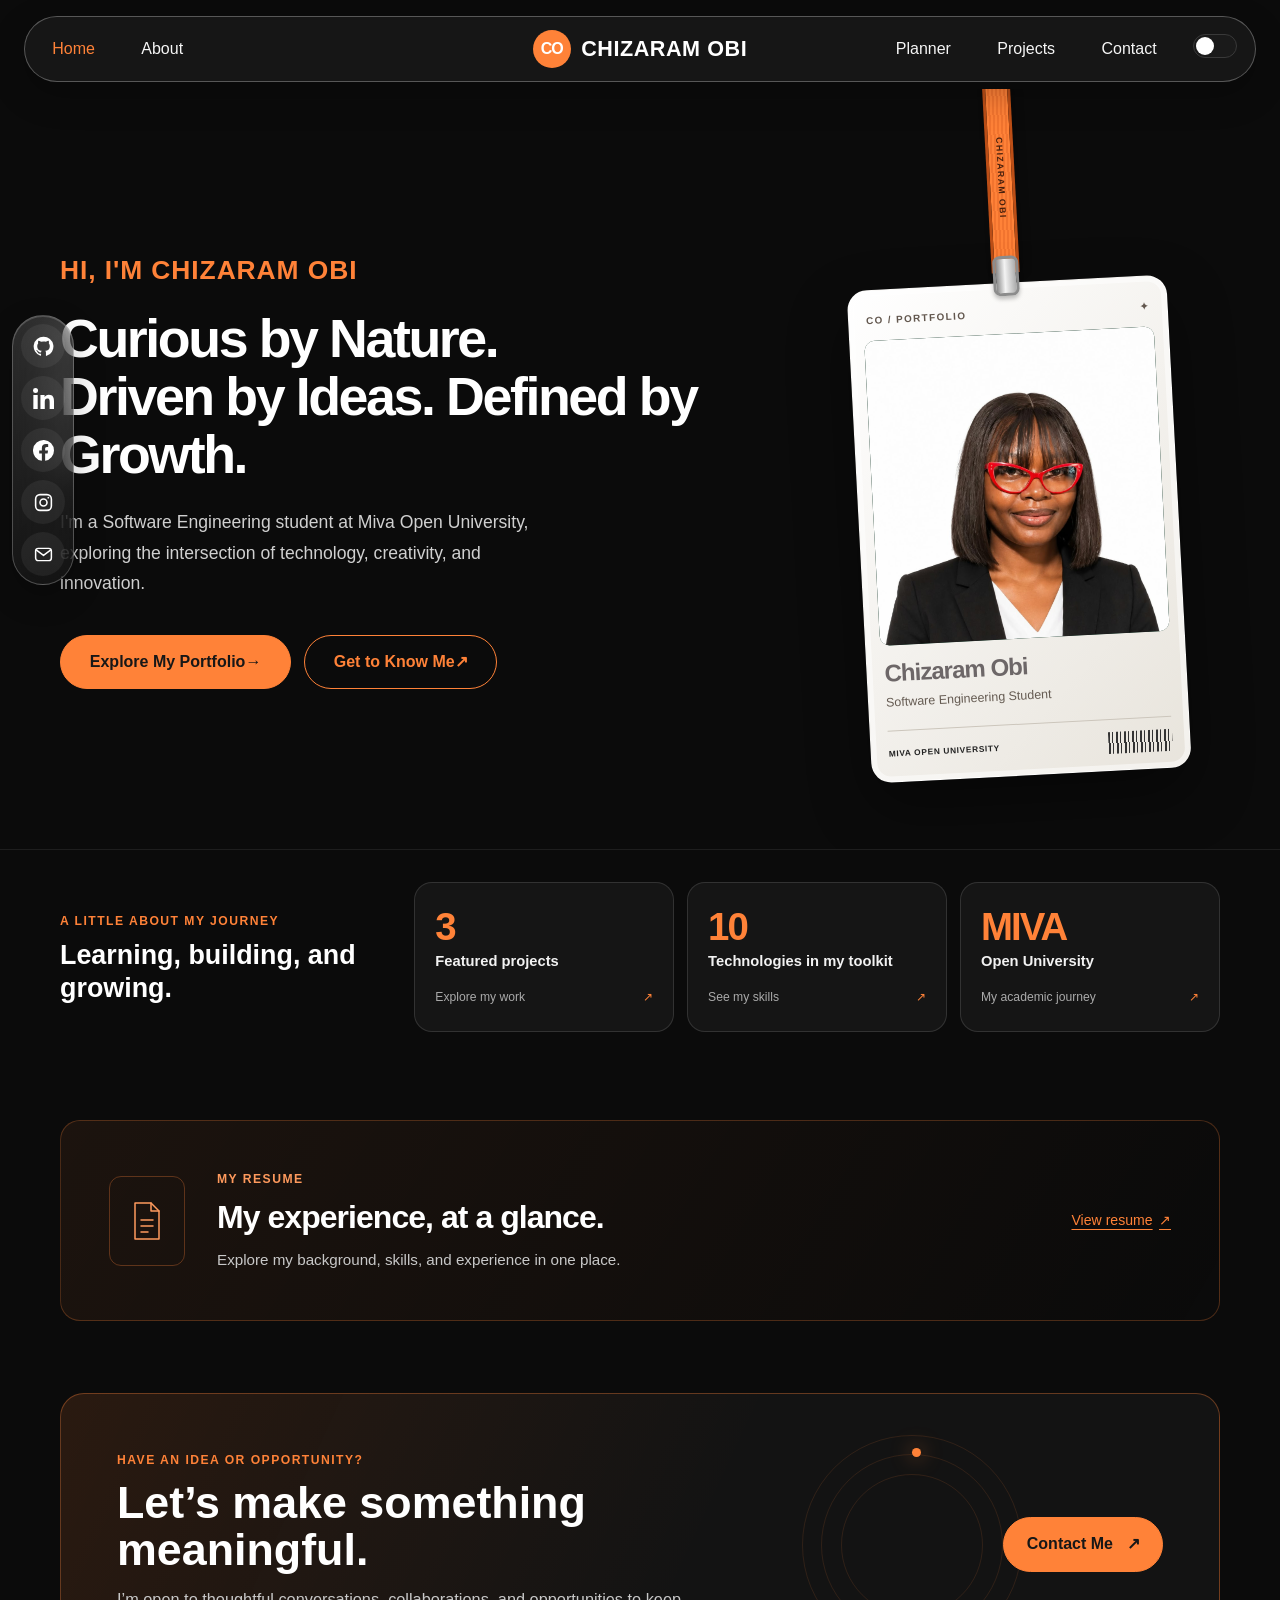
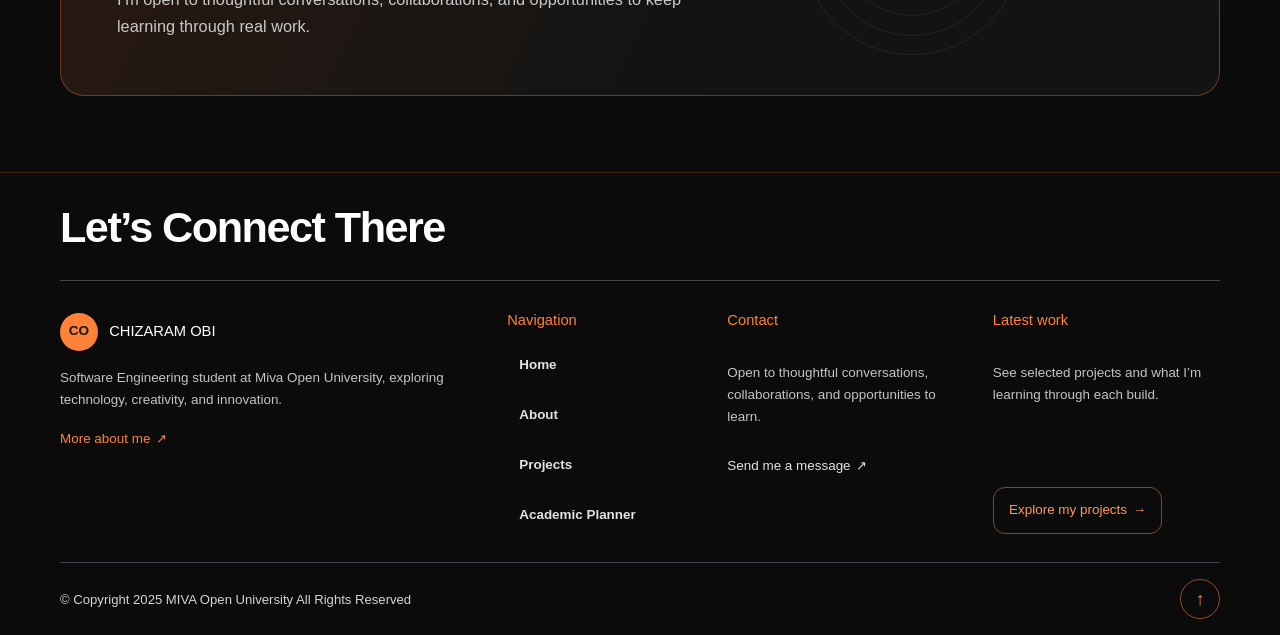
<file: index.html>
<!DOCTYPE html>
<html lang="en">
<head>
  <meta charset="UTF-8">
  <meta name="viewport" content="width=device-width, initial-scale=1.0">
  <meta name="description" content="Chizaram Obi is a full-stack developer focused on React, Node.js, MongoDB, and modern web experiences.">
  <title>Chizaram Obi | Full-Stack Developer</title>
  <link rel="stylesheet" href="style.css?v=resume-contrast-2">
</head>
<body>
  <header class="hero-header" id="top">
    <div class="nav-container">
      <nav class="nav-side nav-side-left" id="primaryNavLeft" aria-label="Primary navigation">
        <ul>
          <li><a href="index.html" class="active">Home</a></li>
          <li><a href="about.html">About</a></li>
        </ul>
      </nav>
      <a class="logo" href="index.html" aria-label="Chizaram Obi home"><span class="logo-mark">CO</span><span>CHIZARAM OBI</span></a>
      <button class="mobile-menu-toggle" id="mobileMenuToggle" type="button" aria-label="Open navigation" aria-expanded="false" aria-controls="primaryNavLeft primaryNavRight">
        <span aria-hidden="true"></span><span aria-hidden="true"></span><span aria-hidden="true"></span>
      </button>
      <nav class="nav-side nav-side-right" id="primaryNavRight" aria-label="More navigation">
        <ul>
          <li><a href="planner.html">Planner</a></li>
          <li><a href="projects.html">Projects</a></li>
          <li><a href="contact.html">Contact</a></li>
          <li><button class="theme-toggle" id="themeToggle" type="button" aria-label="Switch to light mode" aria-pressed="false"></button></li>
        </ul>
      </nav>
    </div>
  </header>

  <main>
    <section class="hero">
      <div class="container hero-inner">
        <div class="hero-content">
          <p class="hero-greeting">HI, I'M CHIZARAM OBI</p>
          <h1 class="hero-title">Curious by Nature.<br>Driven by Ideas. Defined by Growth.</h1>
          <p class="hero-description">I'm a Software Engineering student at Miva Open University, exploring the intersection of technology, creativity, and innovation.</p>
          <div class="button-row hero-buttons">
            <a href="projects.html" class="hero-cta">Explore My Portfolio <span aria-hidden="true">→</span></a>
            <a href="about.html" class="hero-cta hero-cta-secondary">Get to Know Me <span aria-hidden="true">↗</span></a>
          </div>
        </div>

        <div class="hero-image-wrap">
          <div class="id-badge-rig">
            <div class="id-badge-strap" aria-hidden="true"><span>CHIZARAM OBI</span></div>
            <div class="id-badge">
              <div class="id-badge-clip" aria-hidden="true"></div>
              <div class="id-badge-topline"><span>CO / PORTFOLIO</span><span aria-hidden="true">&#10022;</span></div>
              <div class="id-badge-photo">
                <div class="hero-image-fallback" aria-hidden="true">CO</div>
                <img src="assets/profile.jpg" alt="Portrait of Chizaram Obi" class="hero-image">
              </div>
              <div class="id-badge-details">
                <p class="id-badge-name">Chizaram Obi</p>
                <p class="id-badge-role">Software Engineering Student</p>
                <div class="id-badge-footer"><span>MIVA OPEN UNIVERSITY</span><span class="id-badge-barcode" aria-hidden="true"></span></div>
              </div>
            </div>
          </div>
        </div>
      </div>
    </section>

    <section class="stats-section" aria-labelledby="stats-heading">
      <div class="container stats-inner">
        <div class="stats-heading-wrap">
          <p class="stats-eyebrow">A little about my journey</p>
          <h2 id="stats-heading">Learning, building, and growing.</h2>
        </div>
        <div class="stats-grid">
          <a class="stat-card" href="projects.html" aria-label="3 featured projects. View projects">
            <span class="stat-value" data-count="3">0</span>
            <span class="stat-label">Featured projects</span>
            <span class="stat-hint">Explore my work <span aria-hidden="true">↗</span></span>
          </a>
          <a class="stat-card" href="about.html" aria-label="10 technologies in my toolkit. View skills">
            <span class="stat-value" data-count="10">0</span>
            <span class="stat-label">Technologies in my toolkit</span>
            <span class="stat-hint">See my skills <span aria-hidden="true">↗</span></span>
          </a>
          <a class="stat-card stat-card-text" href="about.html" aria-label="MIVA Open University. Learn about my academic journey">
            <span class="stat-value">MIVA</span>
            <span class="stat-label">Open University</span>
            <span class="stat-hint">My academic journey <span aria-hidden="true">↗</span></span>
          </a>
        </div>
      </div>
    </section>

    <section class="home-resume-section" id="resume" aria-labelledby="home-resume-title">
      <div class="container">
        <div class="home-resume-card">
          <div class="home-resume-icon" aria-hidden="true">
            <svg viewBox="0 0 48 48" fill="none" stroke="currentColor" stroke-width="1.5" stroke-linecap="round" stroke-linejoin="round"><path d="M28 6H12v36h24V14L28 6Z"/><path d="M28 6v8h8M18 23h12M18 29h12M18 35h7"/></svg>
          </div>
          <div class="home-resume-copy">
            <p class="stats-eyebrow">My resume</p>
            <h2 id="home-resume-title">My experience, at a glance.</h2>
            <p>Explore my background, skills, and experience in one place.</p>
          </div>
          <a href="assets/chizara-obi-resume.pdf" class="resume-link" data-resume-link>View resume <span aria-hidden="true">&#8599;</span></a>
        </div>
      </div>
    </section>

    <section class="contact-cta-section" aria-labelledby="home-contact-title">
      <div class="container contact-cta-inner">
        <div class="contact-orbit" aria-hidden="true"><span></span></div>
        <div class="contact-cta-copy">
          <p class="stats-eyebrow">Have an idea or opportunity?</p>
          <h2 id="home-contact-title">Let’s make something meaningful.</h2>
          <p>I’m open to thoughtful conversations, collaborations, and opportunities to keep learning through real work.</p>
        </div>
        <a class="contact-cta-link" href="contact.html">Contact Me <span aria-hidden="true">↗</span></a>
      </div>
    </section>

  </main>

  <footer class="site-footer" id="site-footer">
    <div class="container footer-inner">
      <div class="footer-connect">
        <h2>Let’s Connect There</h2>
      </div>
      <div class="footer-divider" aria-hidden="true"></div>
      <div class="footer-columns">
        <div class="footer-about">
          <a class="footer-brand" href="#top"><span class="footer-brand-mark">CO</span><span>CHIZARAM OBI</span></a>
          <p>Software Engineering student at Miva Open University, exploring technology, creativity, and innovation.</p>
          <a class="footer-about-link" href="about.html">More about me <span aria-hidden="true">↗</span></a>
        </div>
        <nav class="footer-column" aria-label="Footer navigation">
          <h3>Navigation</h3>
          <a href="index.html">Home</a>
          <a href="about.html">About</a>
          <a href="projects.html">Projects</a>
          <a href="planner.html">Academic Planner</a>
        </nav>
        <div class="footer-column">
          <h3>Contact</h3>
          <p>Open to thoughtful conversations, collaborations, and opportunities to learn.</p>
          <a href="contact.html">Send me a message <span aria-hidden="true">↗</span></a>
        </div>
        <div class="footer-column footer-latest">
          <h3>Latest work</h3>
          <p>See selected projects and what I’m learning through each build.</p>
          <a class="footer-work-link" href="projects.html">Explore my projects <span aria-hidden="true">→</span></a>
        </div>
      </div>
      <div class="footer-bottom">
        <p>&copy; Copyright 2025 MIVA Open University All Rights Reserved</p>
        <a class="back-to-top" href="#top" aria-label="Back to top">↑</a>
      </div>
    </div>
  </footer>

  <script src="script.js"></script>
</body>
</html>
</file>
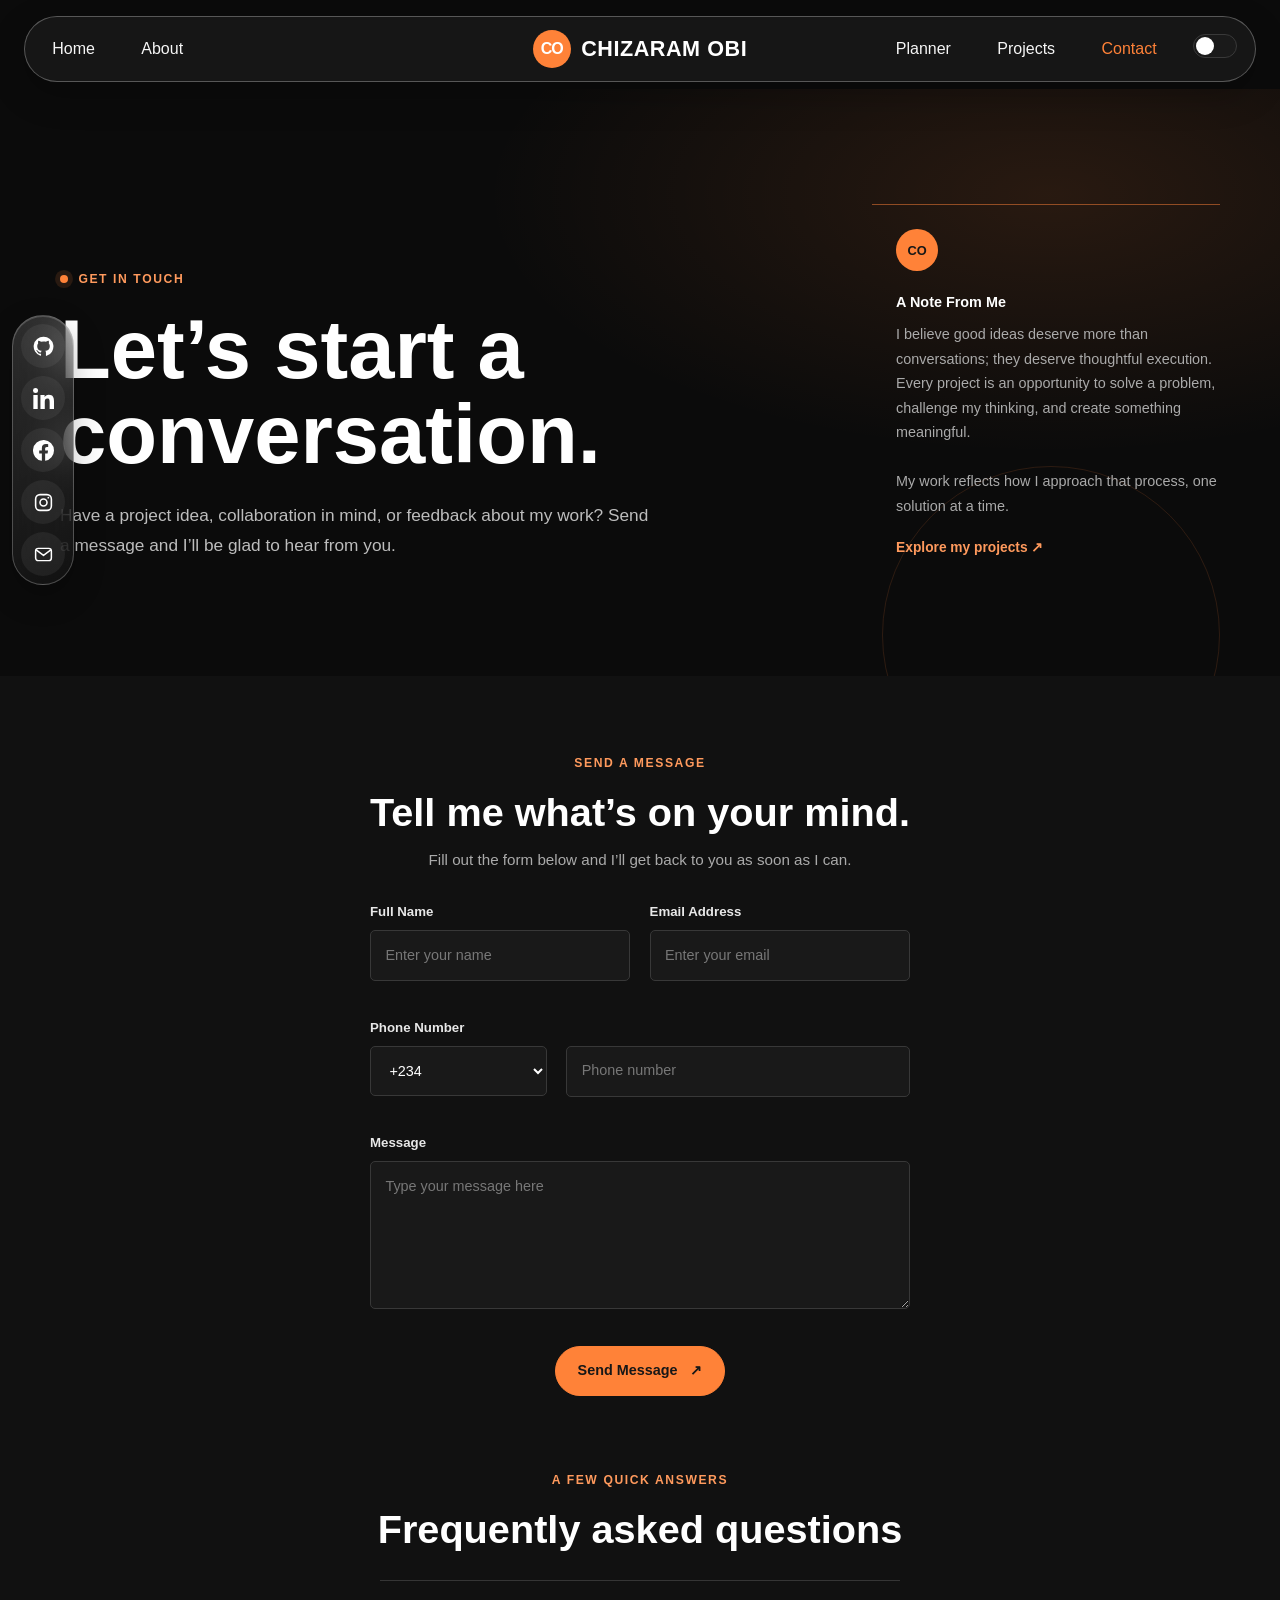
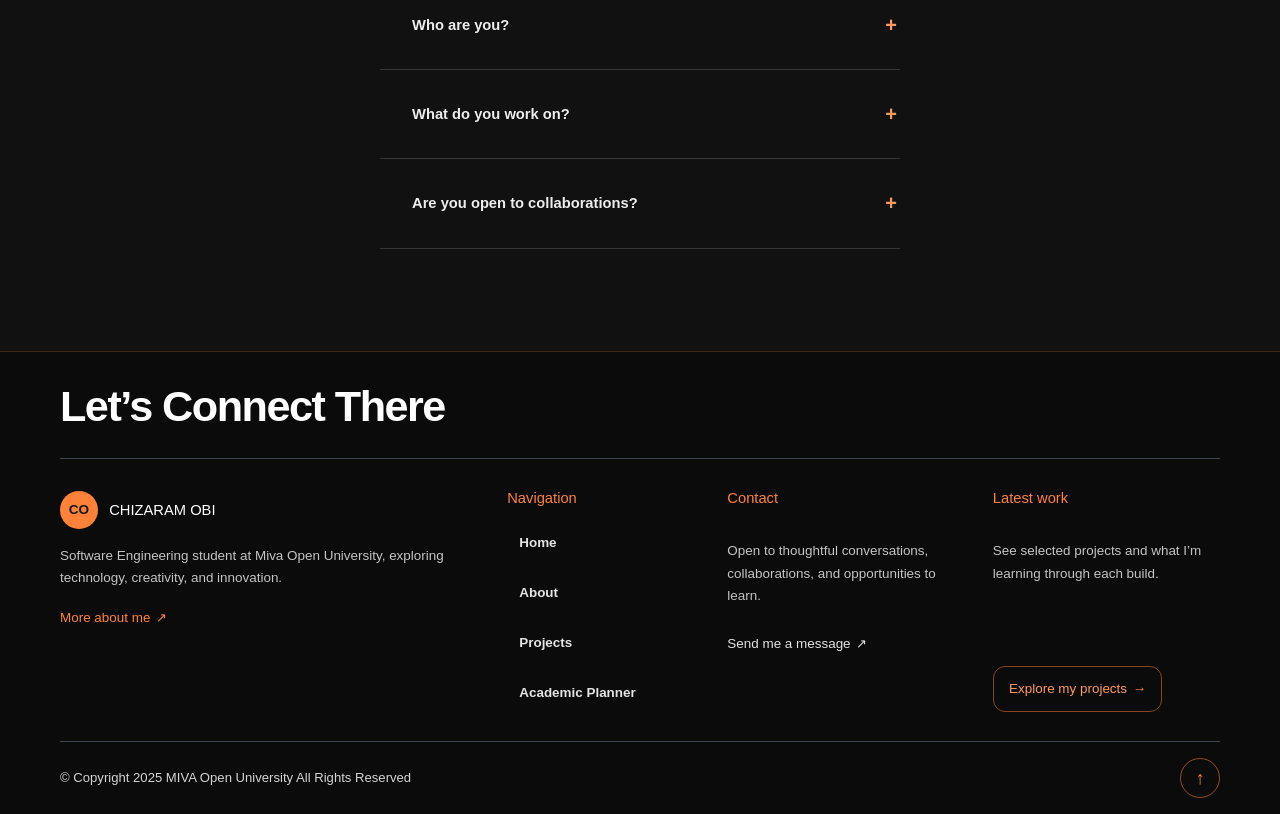
<file: contact.html>
<!DOCTYPE html>
<html lang="en">
<head>
  <meta charset="UTF-8">
  <meta name="viewport" content="width=device-width, initial-scale=1.0">
  <meta name="description" content="Contact Chizaram Obi about collaborations, projects, or portfolio feedback.">
  <title>Contact | Chizaram Obi</title>
  <link rel="stylesheet" href="style.css">
</head>
<body class="contact-body">
  <header class="hero-header" id="top">
    <div class="nav-container">
      <nav class="nav-side nav-side-left" id="primaryNavLeft" aria-label="Primary navigation">
        <ul>
          <li><a href="index.html">Home</a></li>
          <li><a href="about.html">About</a></li>
        </ul>
      </nav>
      <a class="logo" href="index.html" aria-label="Chizaram Obi home"><span class="logo-mark">CO</span><span>CHIZARAM OBI</span></a>
      <button class="mobile-menu-toggle" id="mobileMenuToggle" type="button" aria-label="Open navigation" aria-expanded="false" aria-controls="primaryNavLeft primaryNavRight">
        <span aria-hidden="true"></span><span aria-hidden="true"></span><span aria-hidden="true"></span>
      </button>
      <nav class="nav-side nav-side-right" id="primaryNavRight" aria-label="More navigation">
        <ul>
          <li><a href="planner.html">Planner</a></li>
          <li><a href="projects.html">Projects</a></li>
          <li><a href="contact.html" class="active" aria-current="page">Contact</a></li>
          <li><button class="theme-toggle" id="themeToggle" type="button" aria-label="Switch to light mode" aria-pressed="false"></button></li>
        </ul>
      </nav>
    </div>
  </header>

  <main class="contact-main">
    <section class="contact-hero">
      <div class="container contact-hero-inner">
        <div>
          <p class="contact-eyebrow"><span></span> Get in touch</p>
          <h1>Let’s start a conversation.</h1>
          <p>Have a project idea, collaboration in mind, or feedback about my work? Send a message and I’ll be glad to hear from you.</p>
        </div>
        <div class="contact-aside-card">
          <span class="contact-aside-icon" aria-hidden="true">CO</span>
          <p class="contact-aside-label">A Note From Me</p>
          <p>I believe good ideas deserve more than conversations; they deserve thoughtful execution. Every project is an opportunity to solve a problem, challenge my thinking, and create something meaningful.<br><br>My work reflects how I approach that process, one solution at a time.</p>
          <a href="projects.html">Explore my projects <span aria-hidden="true">↗</span></a>
        </div>
      </div>
    </section>

    <section class="contact-content-section">
      <div class="container contact-content-grid">
        <section class="contact-form-panel" aria-labelledby="contact-form-title">
          <p class="contact-eyebrow">Send a message</p>
          <h2 id="contact-form-title">Tell me what’s on your mind.</h2>
          <p class="contact-form-intro">Fill out the form below and I’ll get back to you as soon as I can.</p>
          <div id="successAlert" class="contact-success" role="status" aria-live="polite">Thanks, your message has been sent.</div>
          <div id="formError" class="contact-form-error" role="alert">Your message couldn’t be sent. Please try again.</div>

          <form id="contactForm" action="https://formspree.io/f/mnpjlepw" method="POST" novalidate>
            <input type="hidden" name="_subject" value="New message from portfolio">
            <div class="contact-form-grid">
              <div class="form-group">
                <label for="name">Full Name</label>
                <input type="text" id="name" name="name" placeholder="Enter your name" autocomplete="name" aria-describedby="nameError" required>
                <div id="nameError" class="error-msg">Name field cannot be empty.</div>
              </div>
              <div class="form-group">
                <label for="email">Email Address</label>
                <input type="email" id="email" name="email" placeholder="Enter your email" autocomplete="email" aria-describedby="emailError" required>
                <div id="emailError" class="error-msg">Please enter a valid email address.</div>
              </div>
              <div class="form-group contact-phone-group">
                <label for="phone">Phone Number</label>
                <div class="contact-phone-fields">
                  <div class="country-code-field">
                    <label class="visually-hidden" for="countryCode">Country code</label>
                    <select id="countryCode" name="countryCode" autocomplete="tel-country-code" aria-label="Country code">
                      <option value="+234" selected>+234</option>
                      <option value="+1">+1</option>
                      <option value="+44">+44</option>
                      <option value="+27">+27</option>
                      <option value="+91">+91</option>
                      <option value="+61">+61</option>
                    </select>
                  </div>
                  <input type="tel" id="phone" name="phone" placeholder="Phone number" autocomplete="tel-national" inputmode="numeric" aria-describedby="phoneError" required>
                </div>
                <div id="phoneError" class="error-msg">Phone number must contain only digits.</div>
              </div>
              <div class="form-group contact-message-group">
                <label for="message">Message</label>
                <textarea id="message" name="message" rows="5" placeholder="Type your message here" aria-describedby="messageError" required></textarea>
                <div id="messageError" class="error-msg">Message field cannot be empty.</div>
              </div>
            </div>
            <button type="submit" class="contact-submit">Send Message <span aria-hidden="true">↗</span></button>
          </form>
        </section>

        <aside class="contact-faq-panel">
          <p class="contact-eyebrow">A few quick answers</p>
          <h2>Frequently asked questions</h2>
          <div class="contact-faq-list">
            <div class="faq-item">
              <button class="faq-question" type="button" aria-expanded="false" aria-controls="faq-answer-who">Who are you?<span aria-hidden="true">+</span></button>
              <div class="faq-answer" id="faq-answer-who" hidden><p>I am Chizaram Obi, a Software Engineering student interested in useful, thoughtful digital experiences.</p></div>
            </div>
            <div class="faq-item">
              <button class="faq-question" type="button" aria-expanded="false" aria-controls="faq-answer-work">What do you work on?<span aria-hidden="true">+</span></button>
              <div class="faq-answer" id="faq-answer-work" hidden><p>I build web and mobile projects while developing my skills across frontend and backend technologies.</p></div>
            </div>
            <div class="faq-item">
              <button class="faq-question" type="button" aria-expanded="false" aria-controls="faq-answer-collaborations">Are you open to collaborations?<span aria-hidden="true">+</span></button>
              <div class="faq-answer" id="faq-answer-collaborations" hidden><p>Yes. I’m open to thoughtful projects and collaborations where I can contribute and continue learning.</p></div>
            </div>
          </div>
        </aside>
      </div>
    </section>
  </main>

  <footer class="site-footer" id="site-footer">
    <div class="container footer-inner">
      <div class="footer-connect"><h2>Let’s Connect There</h2></div>
      <div class="footer-divider" aria-hidden="true"></div>
      <div class="footer-columns">
        <div class="footer-about">
          <a class="footer-brand" href="#top"><span class="footer-brand-mark">CO</span><span>CHIZARAM OBI</span></a>
          <p>Software Engineering student at Miva Open University, exploring technology, creativity, and innovation.</p>
          <a class="footer-about-link" href="about.html">More about me <span aria-hidden="true">↗</span></a>
        </div>
        <nav class="footer-column" aria-label="Footer navigation">
          <h3>Navigation</h3>
          <a href="index.html">Home</a>
          <a href="about.html">About</a>
          <a href="projects.html">Projects</a>
          <a href="planner.html">Academic Planner</a>
        </nav>
        <div class="footer-column">
          <h3>Contact</h3>
          <p>Open to thoughtful conversations, collaborations, and opportunities to learn.</p>
          <a href="contact.html">Send me a message <span aria-hidden="true">↗</span></a>
        </div>
        <div class="footer-column footer-latest">
          <h3>Latest work</h3>
          <p>See selected projects and what I’m learning through each build.</p>
          <a class="footer-work-link" href="projects.html">Explore my projects <span aria-hidden="true">→</span></a>
        </div>
      </div>
      <div class="footer-bottom">
        <p>&copy; Copyright 2025 MIVA Open University All Rights Reserved</p>
        <a class="back-to-top" href="#top" aria-label="Back to top">↑</a>
      </div>
    </div>
  </footer>

  <script src="script.js"></script>
</body>
</html>
</file>
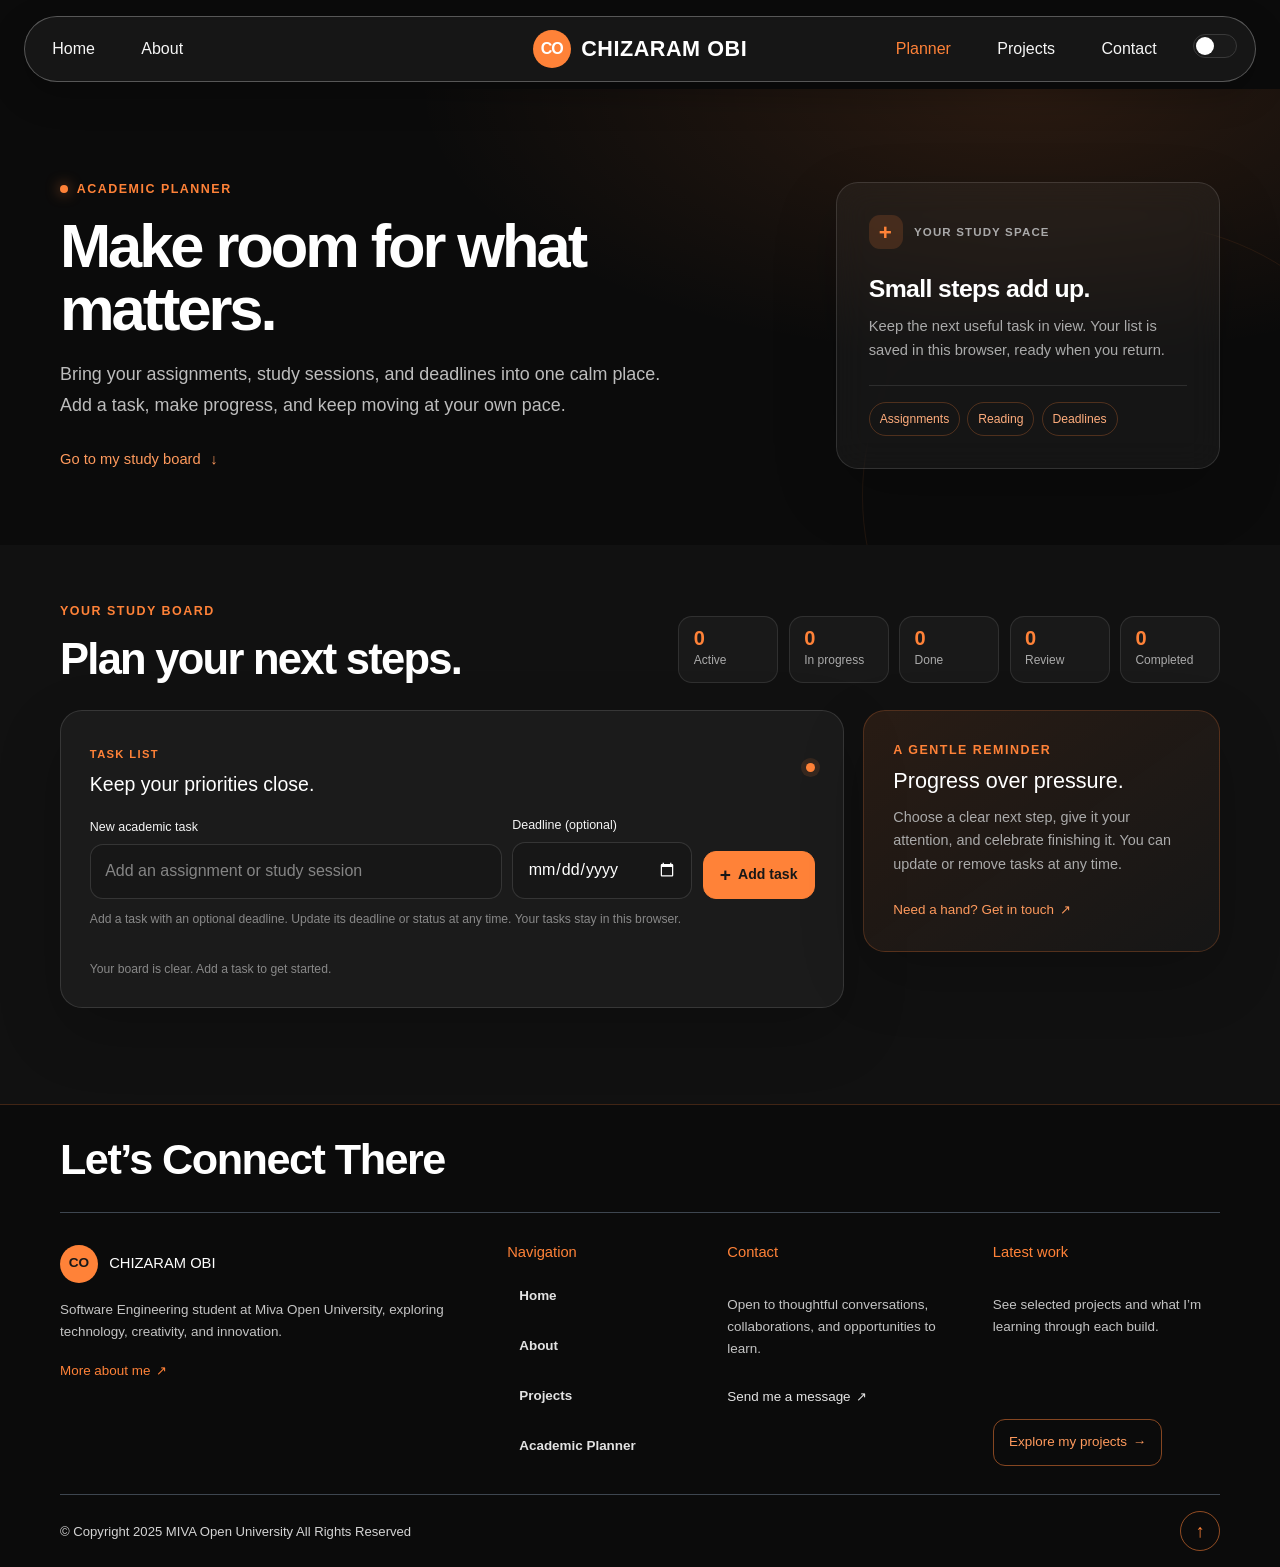
<file: planner.html>
<!DOCTYPE html>
<html lang="en">
<head>
  <meta charset="UTF-8">
  <meta name="viewport" content="width=device-width, initial-scale=1.0">
  <meta name="description" content="A simple academic planner for organizing study tasks, assignments, and deadlines.">
  <title>Academic Planner | Chizaram Obi</title>
  <link rel="stylesheet" href="style.css">
</head>
<body class="planner-body">
  <header class="hero-header" id="top">
    <div class="nav-container">
      <nav class="nav-side nav-side-left" id="primaryNavLeft" aria-label="Primary navigation">
        <ul>
          <li><a href="index.html">Home</a></li>
          <li><a href="about.html">About</a></li>
        </ul>
      </nav>
      <a class="logo" href="index.html" aria-label="Chizaram Obi home"><span class="logo-mark">CO</span><span>CHIZARAM OBI</span></a>
      <button class="mobile-menu-toggle" id="mobileMenuToggle" type="button" aria-label="Open navigation" aria-expanded="false" aria-controls="primaryNavLeft primaryNavRight">
        <span aria-hidden="true"></span><span aria-hidden="true"></span><span aria-hidden="true"></span>
      </button>
      <nav class="nav-side nav-side-right" id="primaryNavRight" aria-label="More navigation">
        <ul>
          <li><a href="planner.html" class="active" aria-current="page">Planner</a></li>
          <li><a href="projects.html">Projects</a></li>
          <li><a href="contact.html">Contact</a></li>
          <li><button class="theme-toggle" id="themeToggle" type="button" aria-label="Switch to light mode" aria-pressed="false"></button></li>
        </ul>
      </nav>
    </div>
  </header>

  <main class="planner-main">
    <section class="planner-hero">
      <div class="container planner-hero-inner">
        <div class="planner-hero-copy">
          <p class="planner-eyebrow"><span></span> Academic Planner</p>
          <h1>Make room for what matters.</h1>
          <p>Bring your assignments, study sessions, and deadlines into one calm place. Add a task, make progress, and keep moving at your own pace.</p>
          <a class="planner-scroll-link" href="#study-board">Go to my study board <span aria-hidden="true">↓</span></a>
        </div>
        <aside class="planner-focus-card" aria-label="Study planning guidance">
          <div class="focus-card-top"><span class="focus-icon" aria-hidden="true">+</span><span>YOUR STUDY SPACE</span></div>
          <h2>Small steps add up.</h2>
          <p>Keep the next useful task in view. Your list is saved in this browser, ready when you return.</p>
          <div class="focus-divider"></div>
          <div class="focus-tags"><span>Assignments</span><span>Reading</span><span>Deadlines</span></div>
        </aside>
      </div>
    </section>

    <section class="planner-workspace" id="study-board" aria-labelledby="planner-board-title">
      <div class="container">
        <div class="planner-section-heading">
          <div>
            <p class="planner-eyebrow">Your study board</p>
            <h2 id="planner-board-title">Plan your next steps.</h2>
          </div>
          <div class="planner-summary" aria-label="Task summary">
            <div><strong id="activeTaskCount" data-task-count="active">0</strong><span>Active</span></div>
            <div><strong data-task-count="in-progress">0</strong><span>In progress</span></div>
            <div><strong data-task-count="done">0</strong><span>Done</span></div>
            <div><strong data-task-count="review">0</strong><span>Review</span></div>
            <div><strong id="completedTaskCount" data-task-count="completed">0</strong><span>Completed</span></div>
          </div>
        </div>

        <div class="planner-layout">
          <section class="planner-task-panel" aria-label="Academic task list">
            <div class="planner-panel-heading">
              <div><span class="planner-panel-kicker">TASK LIST</span><h3>Keep your priorities close.</h3></div>
              <span class="planner-live-dot" aria-hidden="true"></span>
            </div>
            <form class="planner-input" id="plannerTaskForm">
              <div class="planner-task-field">
                <label for="taskInput">New academic task</label>
                <input type="text" id="taskInput" placeholder="Add an assignment or study session" autocomplete="off" required>
              </div>
              <div class="planner-deadline-field">
                <label for="taskDeadline">Deadline (optional)</label>
                <input type="date" id="taskDeadline" name="deadline">
              </div>
              <button id="addTaskBtn" class="planner-add-btn" type="submit"><span aria-hidden="true">+</span> Add task</button>
            </form>
            <p class="planner-helper">Add a task with an optional deadline. Update its deadline or status at any time. Your tasks stay in this browser.</p>
            <p id="plannerStatus" class="planner-helper" role="status"></p>
            <ul id="taskList" class="task-list planner-task-list" aria-live="polite"></ul>
          </section>

          <aside class="planner-note-panel">
            <p class="planner-eyebrow">A gentle reminder</p>
            <h3>Progress over pressure.</h3>
            <p>Choose a clear next step, give it your attention, and celebrate finishing it. You can update or remove tasks at any time.</p>
            <a href="contact.html">Need a hand? Get in touch <span aria-hidden="true">↗</span></a>
          </aside>
        </div>
      </div>
    </section>
  </main>

  <footer class="site-footer" id="site-footer">
    <div class="container footer-inner">
      <div class="footer-connect"><h2>Let’s Connect There</h2></div>
      <div class="footer-divider" aria-hidden="true"></div>
      <div class="footer-columns">
        <div class="footer-about">
          <a class="footer-brand" href="#top"><span class="footer-brand-mark">CO</span><span>CHIZARAM OBI</span></a>
          <p>Software Engineering student at Miva Open University, exploring technology, creativity, and innovation.</p>
          <a class="footer-about-link" href="about.html">More about me <span aria-hidden="true">↗</span></a>
        </div>
        <nav class="footer-column" aria-label="Footer navigation">
          <h3>Navigation</h3>
          <a href="index.html">Home</a>
          <a href="about.html">About</a>
          <a href="projects.html">Projects</a>
          <a href="planner.html">Academic Planner</a>
        </nav>
        <div class="footer-column">
          <h3>Contact</h3>
          <p>Open to thoughtful conversations, collaborations, and opportunities to learn.</p>
          <a href="contact.html">Send me a message <span aria-hidden="true">↗</span></a>
        </div>
        <div class="footer-column footer-latest">
          <h3>Latest work</h3>
          <p>See selected projects and what I’m learning through each build.</p>
          <a class="footer-work-link" href="projects.html">Explore my projects <span aria-hidden="true">→</span></a>
        </div>
      </div>
      <div class="footer-bottom">
        <p>&copy; Copyright 2025 MIVA Open University All Rights Reserved</p>
        <a class="back-to-top" href="#top" aria-label="Back to top">↑</a>
      </div>
    </div>
  </footer>

  <script src="script.js"></script>
</body>
</html>
</file>
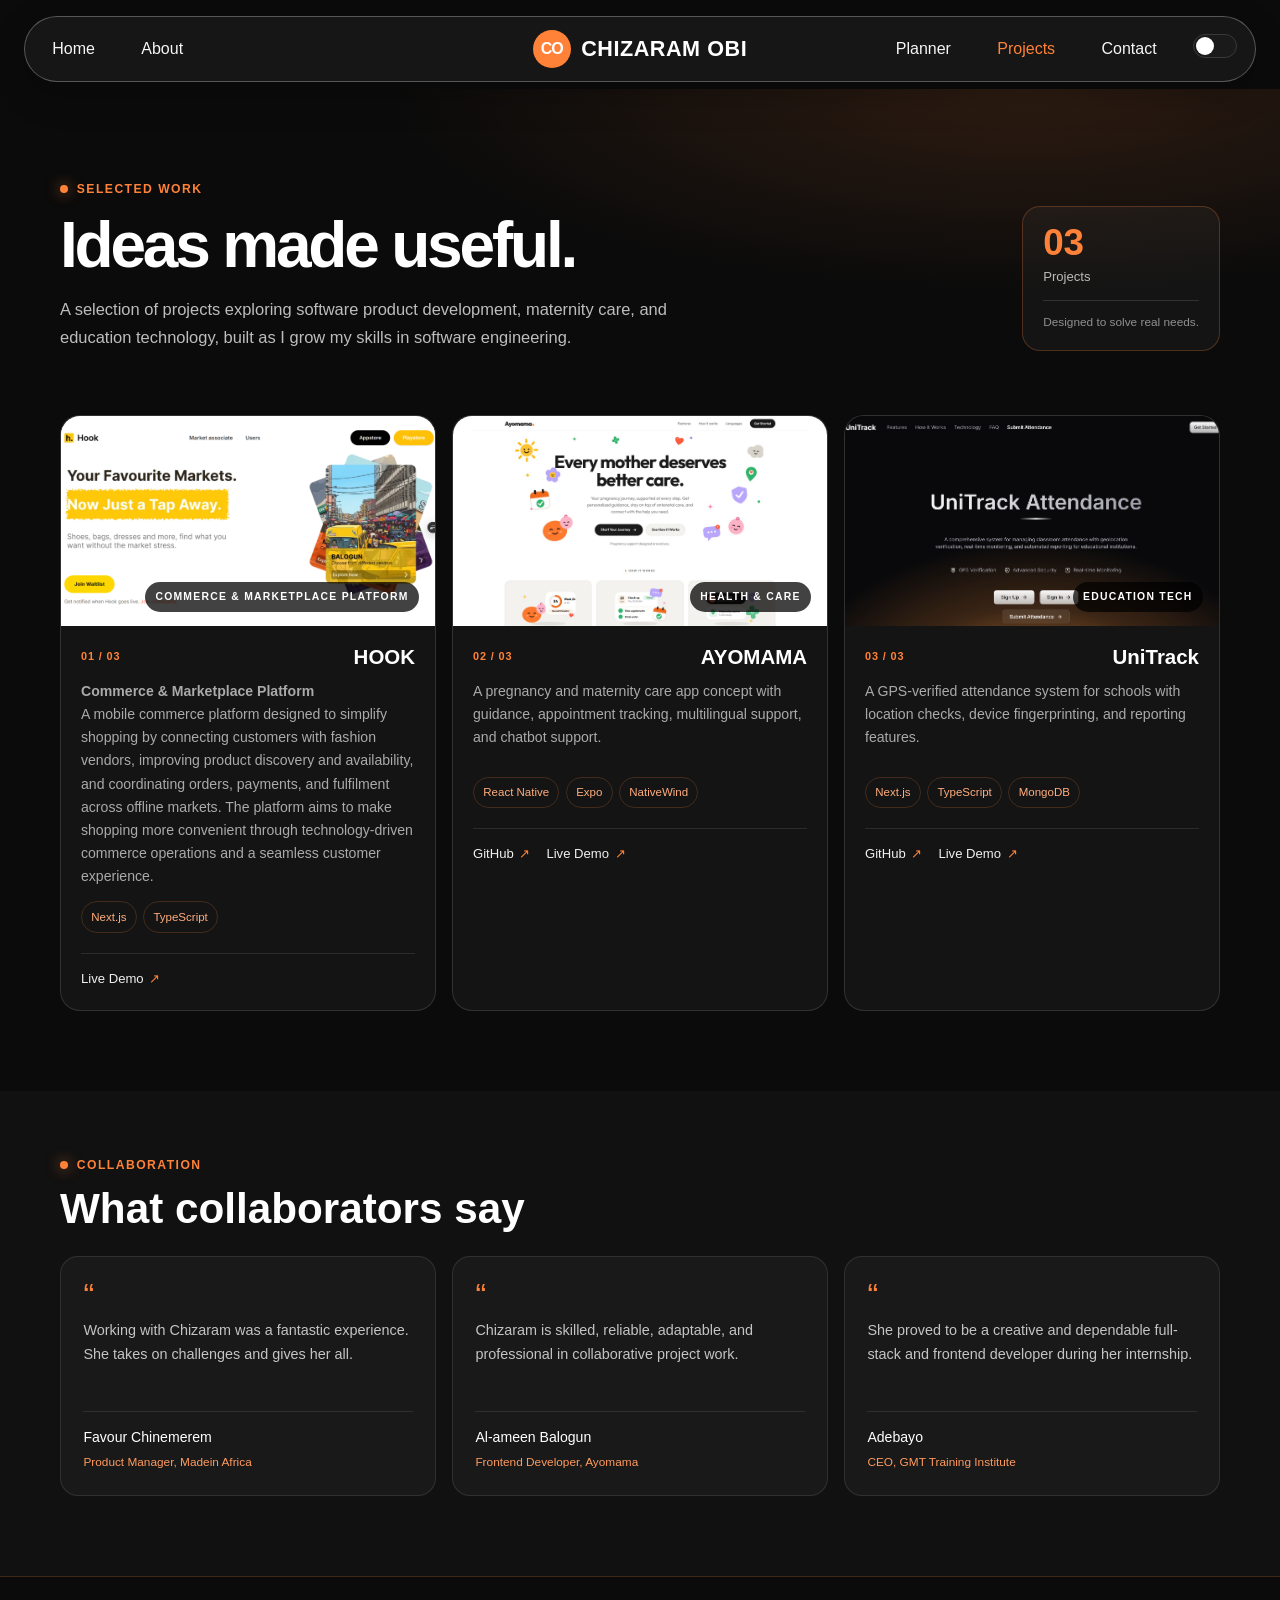
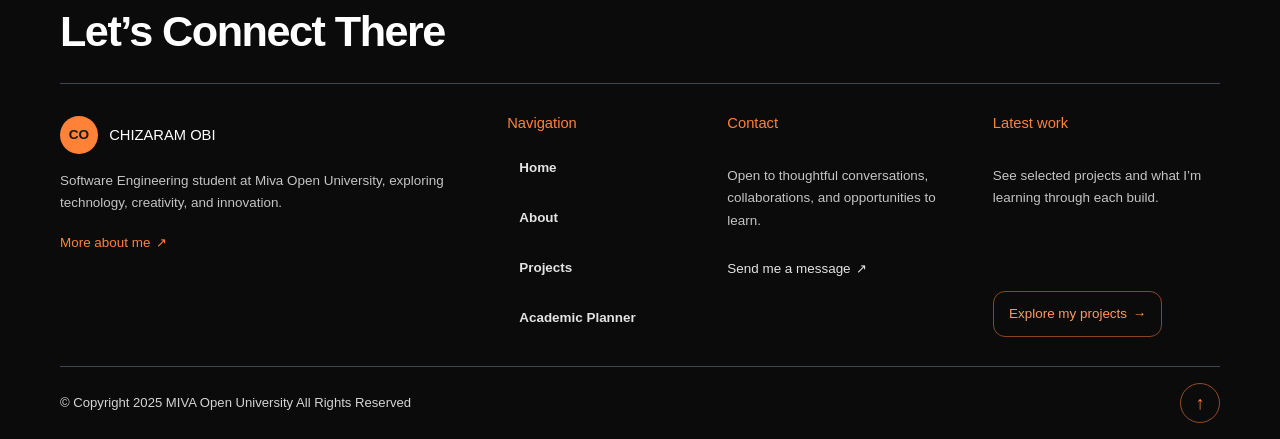
<file: projects.html>
<!DOCTYPE html>
<html lang="en">
<head>
  <meta charset="UTF-8">
  <meta name="viewport" content="width=device-width, initial-scale=1.0">
  <meta name="description" content="Selected projects by Chizaram Obi, a Software Engineering student at Miva Open University.">
  <title>Projects | Chizaram Obi</title>
  <link rel="stylesheet" href="style.css">
</head>
<body class="projects-body">
  <header class="hero-header" id="top">
    <div class="nav-container">
      <nav class="nav-side nav-side-left" id="primaryNavLeft" aria-label="Primary navigation">
        <ul>
          <li><a href="index.html">Home</a></li>
          <li><a href="about.html">About</a></li>
        </ul>
      </nav>
      <a class="logo" href="index.html" aria-label="Chizaram Obi home"><span class="logo-mark">CO</span><span>CHIZARAM OBI</span></a>
      <button class="mobile-menu-toggle" id="mobileMenuToggle" type="button" aria-label="Open navigation" aria-expanded="false" aria-controls="primaryNavLeft primaryNavRight">
        <span aria-hidden="true"></span><span aria-hidden="true"></span><span aria-hidden="true"></span>
      </button>
      <nav class="nav-side nav-side-right" id="primaryNavRight" aria-label="More navigation">
        <ul>
          <li><a href="planner.html">Planner</a></li>
          <li><a href="projects.html" class="active" aria-current="page">Projects</a></li>
          <li><a href="contact.html">Contact</a></li>
          <li><button class="theme-toggle" id="themeToggle" type="button" aria-label="Switch to light mode" aria-pressed="false"></button></li>
        </ul>
      </nav>
    </div>
  </header>

  <main class="projects-main">
    <section class="projects-hero">
      <div class="container projects-hero-inner">
        <div>
          <p class="projects-eyebrow"><span></span> Selected work</p>
          <h1>Ideas made useful.</h1>
          <p>A selection of projects exploring software product development, maternity care, and education technology, built as I grow my skills in software engineering.</p>
        </div>
        <div class="projects-count-card" aria-label="Three selected projects">
          <span class="projects-count">03</span>
          <span>Projects</span>
          <span class="projects-count-line"></span>
          <span class="projects-count-note">Designed to solve real needs.</span>
        </div>
      </div>
    </section>

    <section class="projects-showcase" aria-label="Selected projects">
      <div class="container project-showcase-grid">
        <article class="project-feature-card">
          <div class="project-feature-visual hook-visual"><img class="project-feature-image" src="assets/hook.png" alt="Hook marketplace landing page featuring local markets and vendor listings"><span class="project-type">COMMERCE &amp; MARKETPLACE PLATFORM</span></div>
          <div class="project-feature-body">
            <div class="project-feature-heading"><span class="project-index">01 / 03</span><h2>HOOK</h2></div>
            <p><strong>Commerce &amp; Marketplace Platform</strong><br>A mobile commerce platform designed to simplify shopping by connecting customers with fashion vendors, improving product discovery and availability, and coordinating orders, payments, and fulfilment across offline markets. The platform aims to make shopping more convenient through technology-driven commerce operations and a seamless customer experience.</p>
            <div class="project-tech-list"><span>Next.js</span><span>TypeScript</span></div>
            <div class="project-feature-links">
              <a href="https://www.hook.africa/" target="_blank" rel="noopener noreferrer">Live Demo <span aria-hidden="true">↗</span></a>
            </div>
          </div>
        </article>

        <article class="project-feature-card">
          <div class="project-feature-visual ayomama-visual"><img class="project-feature-image" src="assets/ayomama.jpeg" alt="Ayomama pregnancy support landing page"><span class="project-type">HEALTH &amp; CARE</span></div>
          <div class="project-feature-body">
            <div class="project-feature-heading"><span class="project-index">02 / 03</span><h2>AYOMAMA</h2></div>
            <p>A pregnancy and maternity care app concept with guidance, appointment tracking, multilingual support, and chatbot support.</p>
            <div class="project-tech-list"><span>React Native</span><span>Expo</span><span>NativeWind</span></div>
            <div class="project-feature-links">
              <a href="https://github.com/Ayomama-Health-Project/Frontend-Ayomama.git" target="_blank" rel="noopener noreferrer">GitHub <span aria-hidden="true">↗</span></a>
              <a href="https://expo.dev/accounts/biodun42/projects/ayomama/builds/81d651f0-1cde-436c-8cd8-9b1e503d0f78" target="_blank" rel="noopener noreferrer">Live Demo <span aria-hidden="true">↗</span></a>
            </div>
          </div>
        </article>

        <article class="project-feature-card">
          <div class="project-feature-visual unitrack-visual"><img class="project-feature-image" src="assets/unitrack-screenshot.png" alt="UniTrack attendance dashboard landing page"><span class="project-type">EDUCATION TECH</span></div>
          <div class="project-feature-body">
            <div class="project-feature-heading"><span class="project-index">03 / 03</span><h2>UniTrack</h2></div>
            <p>A GPS-verified attendance system for schools with location checks, device fingerprinting, and reporting features.</p>
            <div class="project-tech-list"><span>Next.js</span><span>TypeScript</span><span>MongoDB</span></div>
            <div class="project-feature-links">
              <a href="https://github.com/chizaram25/UniTrack.git" target="_blank" rel="noopener noreferrer">GitHub <span aria-hidden="true">↗</span></a>
              <a href="https://uni-track-l0902du9o-chizaram-obis-projects.vercel.app" target="_blank" rel="noopener noreferrer">Live Demo <span aria-hidden="true">↗</span></a>
            </div>
          </div>
        </article>
      </div>
    </section>

    <section class="project-testimonials">
      <div class="container">
        <div class="testimonial-heading">
          <p class="projects-eyebrow"><span></span> Collaboration</p>
          <h2>What collaborators say</h2>
        </div>
        <div class="testimonial-grid">
          <article class="testimonial-card">
            <span class="quote-mark" aria-hidden="true">“</span>
            <p>Working with Chizaram was a fantastic experience. She takes on challenges and gives her all.</p>
            <div class="testimonial-author"><strong>Favour Chinemerem</strong><span>Product Manager, Madein Africa</span></div>
          </article>
          <article class="testimonial-card">
            <span class="quote-mark" aria-hidden="true">“</span>
            <p>Chizaram is skilled, reliable, adaptable, and professional in collaborative project work.</p>
            <div class="testimonial-author"><strong>Al-ameen Balogun</strong><span>Frontend Developer, Ayomama</span></div>
          </article>
          <article class="testimonial-card">
            <span class="quote-mark" aria-hidden="true">“</span>
            <p>She proved to be a creative and dependable full-stack and frontend developer during her internship.</p>
            <div class="testimonial-author"><strong>Adebayo</strong><span>CEO, GMT Training Institute</span></div>
          </article>
        </div>
      </div>
    </section>
  </main>

  <footer class="site-footer" id="site-footer">
    <div class="container footer-inner">
      <div class="footer-connect"><h2>Let’s Connect There</h2></div>
      <div class="footer-divider" aria-hidden="true"></div>
      <div class="footer-columns">
        <div class="footer-about">
          <a class="footer-brand" href="#top"><span class="footer-brand-mark">CO</span><span>CHIZARAM OBI</span></a>
          <p>Software Engineering student at Miva Open University, exploring technology, creativity, and innovation.</p>
          <a class="footer-about-link" href="about.html">More about me <span aria-hidden="true">↗</span></a>
        </div>
        <nav class="footer-column" aria-label="Footer navigation">
          <h3>Navigation</h3>
          <a href="index.html">Home</a>
          <a href="about.html">About</a>
          <a href="projects.html">Projects</a>
          <a href="planner.html">Academic Planner</a>
        </nav>
        <div class="footer-column">
          <h3>Contact</h3>
          <p>Open to thoughtful conversations, collaborations, and opportunities to learn.</p>
          <a href="contact.html">Send me a message <span aria-hidden="true">↗</span></a>
        </div>
        <div class="footer-column footer-latest">
          <h3>Latest work</h3>
          <p>See selected projects and what I’m learning through each build.</p>
          <a class="footer-work-link" href="projects.html">Explore my projects <span aria-hidden="true">→</span></a>
        </div>
      </div>
      <div class="footer-bottom">
        <p>&copy; Copyright 2025 MIVA Open University All Rights Reserved</p>
        <a class="back-to-top" href="#top" aria-label="Back to top">↑</a>
      </div>
    </div>
  </footer>

  <script src="script.js"></script>
</body>
</html>
</file>
<file: style.css>
:root {
  --plum: #5e2a46;
  --plum-deep: #2f1424;
  --plum-soft: #7b3a5d;
  --olive: #556b2f;
  --olive-soft: #6f7f45;
  --paper: #fbfaf7;
  --wash: #f1eee8;
  --card-bg: #ffffff;
  --ink: #231f22;
  --muted: #6d6768;
  --line: rgba(35, 31, 34, 0.1);
  --plum-line: rgba(94, 42, 70, 0.14);
  --white: #ffffff;
  --shadow: 0 18px 45px rgba(47, 20, 36, 0.08);
  --radius: 8px;
  --transition: all 0.22s ease;
}

.resume-link {
  display: inline-flex;
  align-items: center;
  gap: 0.4rem;
  min-height: 44px;
  margin-top: 0.75rem;
  color: #ff8238;
  font-size: 0.88rem;
  text-decoration: underline;
  text-underline-offset: 4px;
}
.resume-link:hover { text-decoration-thickness: 2px; }
.hero.is-light .resume-link,
.about-main.is-light .resume-link { color: #98400d; }
.resume-link:focus-visible,
.resume-modal a:focus-visible,
.resume-modal-close:focus-visible { outline: 2px solid #ff8238; outline-offset: 4px; }
.resume-is-open { overflow: hidden; }
.resume-modal {
  position: fixed;
  inset: 0;
  width: min(960px, calc(100% - 2rem));
  max-width: none;
  height: min(900px, calc(100dvh - 2rem));
  max-height: calc(100dvh - 2rem);
  margin: auto;
  padding: 0;
  border: 1px solid #555;
  border-radius: 16px;
  background: #171717;
  color: #eee;
  box-shadow: 0 24px 80px rgba(0, 0, 0, 0.5);
}
.resume-modal[open] { display: flex; flex-direction: column; }
.resume-modal::backdrop { background: rgba(0, 0, 0, 0.75); }
.resume-modal-header {
  display: flex;
  align-items: center;
  justify-content: space-between;
  gap: 1rem;
  padding: 0.75rem 1rem;
}
.resume-modal-header h2 { margin: 0; font-size: 1.1rem; }
.resume-modal-close {
  width: 44px;
  height: 44px;
  border: 1px solid #666;
  border-radius: 50%;
  background: transparent;
  color: inherit;
  font: inherit;
  font-size: 1.5rem;
  cursor: pointer;
}
.resume-modal-close:hover { background: #333; }
.resume-preview { flex: 1; min-height: 0; width: 100%; border: 0; background: #fff; }
.resume-modal-fallback { margin: 0; padding: 0.75rem 1rem; font-size: 0.8rem; }
.resume-modal-fallback a { color: #ffad7d; text-underline-offset: 3px; }

* {
  margin: 0;
  padding: 0;
  box-sizing: border-box;
}

html {
  scroll-behavior: smooth;
  scroll-padding-top: 110px;
}

body {
  min-height: 100vh;
  background:
    linear-gradient(180deg, rgba(94, 42, 70, 0.04), transparent 360px),
    var(--paper);
  color: var(--ink);
  font-family: "Segoe UI", Tahoma, Geneva, Verdana, sans-serif;
  line-height: 1.65;
}

img,
video {
  display: block;
  max-width: 100%;
}

a {
  color: inherit;
}

header {
  position: sticky;
  top: 0;
  z-index: 1000;
  padding: 0.85rem 1.5rem;
  background: rgba(251, 250, 247, 0.92);
  border-bottom: 1px solid var(--line);
  backdrop-filter: blur(14px);
}

.hero-header {
  padding: 1rem 1.5rem 0.45rem;
  border: 0;
  background: #0b0b0b;
  backdrop-filter: none;
}

.hero-header .nav-container {
  max-width: 1320px;
  min-height: 66px;
  display: grid;
  grid-template-columns: 1fr auto 1fr;
  gap: 1.2rem;
  padding: 0.25rem 0.45rem;
  border: 1px solid rgba(255, 255, 255, 0.28);
  border-radius: 999px;
  background: rgba(28, 28, 28, 0.68);
  box-shadow: 0 12px 36px rgba(0, 0, 0, 0.24);
  -webkit-backdrop-filter: blur(18px) saturate(140%);
  backdrop-filter: blur(18px) saturate(140%);
}

.hero-header .logo {
  display: inline-flex;
  align-items: center;
  justify-self: center;
  gap: 0.65rem;
  color: #fff;
  font-size: 1.35rem;
  font-weight: 600;
  letter-spacing: 0.025em;
  text-decoration: none;
  white-space: nowrap;
}

.hero-header .logo-mark {
  display: grid;
  width: 38px;
  height: 38px;
  place-items: center;
  border-radius: 50%;
  background: #ff8238;
  color: #fff;
  font-size: 1rem;
  letter-spacing: -0.06em;
}

.hero-header nav ul {
  gap: 0.4rem;
}

.hero-header .nav-side-left {
  justify-self: start;
}

.hero-header .nav-side-right {
  justify-self: end;
}

.hero-header nav a {
  min-height: 50px;
  padding: 0.55rem 1.25rem;
  border-radius: 999px;
  background: transparent;
  color: #f6f6f6;
  font-size: 1rem;
  font-weight: 400;
  transition: background 0.2s ease, color 0.2s ease;
}

.hero-header nav a:hover,
.hero-header nav a.active {
  background: transparent;
  color: #ff8238;
}

.hero-header .theme-toggle {
  margin: 0 0.65rem;
}

.hero-header.is-light .nav-container {
  border-color: rgba(30, 30, 30, 0.18);
  background: rgba(247, 247, 242, 0.88);
  box-shadow: 0 12px 36px rgba(0, 0, 0, 0.12);
}

.hero-header.is-light {
  background: #f7f7f2;
}

.hero-header.is-light .logo,
.hero-header.is-light nav a {
  color: #202020;
}

.hero-header.is-light nav a:hover,
.hero-header.is-light nav a.active {
  color: #d95d14;
}

.hero-header.is-light .theme-toggle {
  border-color: #c4c4c4;
  background: #ededed;
}

.hero-header.is-light .theme-toggle::before {
  background: #ff8238;
}

.nav-actions {
  display: flex;
  align-items: center;
  gap: 1rem;
}

.theme-toggle {
  position: relative;
  display: inline-flex;
  align-items: center;
  width: 44px;
  height: 24px;
  padding: 2px;
  border: 1px solid #393939;
  border-radius: 999px;
  background: #1a1a1a;
  cursor: pointer;
}

.theme-toggle::before {
  content: "";
  width: 18px;
  height: 18px;
  border-radius: 50%;
  background: #fff;
  transform: translateX(0);
  transition: transform 0.25s ease;
}

.theme-toggle[aria-pressed="true"]::before {
  transform: translateX(20px);
}

.mobile-menu-toggle {
  display: none;
  width: 44px;
  height: 44px;
  padding: 0;
  place-items: center;
  border: 1px solid rgba(255, 255, 255, 0.28);
  border-radius: 50%;
  background: transparent;
  color: #fff;
  cursor: pointer;
}

.mobile-menu-toggle span {
  display: block;
  width: 18px;
  height: 2px;
  border-radius: 2px;
  background: currentColor;
  transition: transform 0.2s ease, opacity 0.2s ease;
}

.mobile-menu-toggle span + span { margin-top: 4px; }
.hero-header.is-light .mobile-menu-toggle { border-color: #c4c4c4; background: #ededed; color: #202020; }
.mobile-menu-toggle:focus-visible { outline: 2px solid #ff9a5d; outline-offset: 3px; }

.contact-btn {
  display: inline-flex;
  align-items: center;
  justify-content: center;
  min-height: 40px;
  padding: 0.5rem 1.2rem;
  border: 1px solid #00ff88;
  border-radius: 999px;
  color: #00ff88;
  font-size: 0.9rem;
  font-weight: 700;
  text-decoration: none;
  transition: background 0.2s ease, color 0.2s ease;
}

.contact-btn:hover {
  background: #00ff88;
  color: #0b0b0b;
}

.nav-container {
  max-width: 1160px;
  margin: 0 auto;
  display: flex;
  align-items: center;
  justify-content: space-between;
  gap: 1.25rem;
}

.logo {
  color: var(--plum);
  font-size: 1.05rem;
  font-weight: 800;
}

nav ul {
  display: flex;
  align-items: center;
  gap: 0.25rem;
  list-style: none;
}

nav a {
  display: inline-flex;
  align-items: center;
  min-height: 38px;
  padding: 0.45rem 0.75rem;
  border-radius: var(--radius);
  color: var(--muted);
  font-size: 0.94rem;
  font-weight: 700;
  text-decoration: none;
  transition: var(--transition);
}

nav a:hover,
nav a.active {
  background: transparent;
  color: #e96f27;
}

main {
  width: 100%;
}

.container {
  width: min(100% - 3rem, 1160px);
  margin: 0 auto;
}

.section {
  padding: 5.25rem 0;
}

.section-sm {
  padding: 1rem 0 5.25rem;
}

h1,
h2,
h3 {
  color: var(--plum-deep);
  line-height: 1.05;
  letter-spacing: 0;
}

h1 {
  max-width: 880px;
  font-size: clamp(2.65rem, 5.6vw, 5.3rem);
}

h2 {
  max-width: 760px;
  margin-bottom: 1rem;
  font-size: clamp(1.8rem, 3.4vw, 3rem);
}

h3 {
  margin-bottom: 0.7rem;
  font-size: 1.1rem;
}

p {
  color: var(--muted);
}

.eyebrow {
  margin-bottom: 0.8rem;
  color: var(--olive);
  font-size: 0.78rem;
  font-weight: 900;
  letter-spacing: 0.14em;
  text-transform: uppercase;
}

.lead {
  max-width: 720px;
  color: var(--muted);
  font-size: clamp(1.05rem, 2vw, 1.22rem);
}

.button-row {
  display: flex;
  flex-wrap: wrap;
  gap: 0.8rem;
  margin-top: 1.7rem;
}

.btn {
  display: inline-flex;
  align-items: center;
  justify-content: center;
  min-height: 44px;
  padding: 0.72rem 1.1rem;
  border: 1px solid var(--olive);
  border-radius: var(--radius);
  background: var(--olive);
  color: var(--white);
  cursor: pointer;
  font: inherit;
  font-weight: 800;
  text-decoration: none;
  transition: var(--transition);
}

.btn:hover {
  background: var(--olive-soft);
  border-color: var(--olive-soft);
  transform: translateY(-1px);
}

.btn-secondary {
  background: transparent;
  border-color: var(--plum-line);
  color: var(--plum);
}

.btn-secondary:hover {
  background: rgba(94, 42, 70, 0.06);
  border-color: var(--plum);
  color: var(--plum);
}

.hero {
  --hero-bg: #0b0b0b;
  --hero-ink: #ffffff;
  --hero-muted: #9a9a9a;
  --hero-accent: #00ff88;
  overflow: hidden;
  background: var(--hero-bg);
}

.hero-inner {
  min-height: min(760px, calc(100vh - 68px));
  display: grid;
  grid-template-columns: minmax(0, 1.1fr) minmax(280px, 0.75fr);
  align-items: center;
  gap: clamp(2rem, 6vw, 5rem);
  padding: 4rem 0;
}

.hero-content {
  position: relative;
  z-index: 2;
}

.hero-greeting {
  margin-bottom: 1rem;
  color: #ff8238;
  font-size: clamp(1.25rem, 2.3vw, 1.65rem);
  font-weight: 800;
  letter-spacing: 0.035em;
}

.hero-role {
  margin: -0.6rem 0 1rem;
  color: #d2d2d2;
  font-size: clamp(1rem, 2vw, 1.25rem);
  font-weight: 650;
}

.hero .hero-title {
  max-width: 760px;
  margin-bottom: 1.5rem;
  color: var(--hero-ink);
  font-size: clamp(2.15rem, 4.2vw, 3.4rem);
  font-weight: 850;
  line-height: 1.08;
  letter-spacing: -0.045em;
}

.hero-description {
  max-width: 480px;
  margin-bottom: 2.25rem;
  color: #d0d0d0;
  font-size: 1.1rem;
  line-height: 1.75;
}

.hero-buttons {
  margin-top: 0;
}

.hero-cta {
  display: inline-flex;
  align-items: center;
  justify-content: center;
  min-height: 48px;
  padding: 0.8rem 1.8rem;
  border: 1px solid #ff8238;
  border-radius: 999px;
  background: #ff8238;
  color: #171717;
  font-weight: 800;
  text-decoration: none;
  transition: transform 0.2s ease, box-shadow 0.2s ease;
}

.hero-cta:hover {
  transform: translateY(-2px);
  box-shadow: 0 10px 28px rgba(255, 130, 56, 0.3);
}

.hero-cta-secondary {
  border-color: #ff8238;
  background: transparent;
  color: #ff8238;
}

.hero-cta-secondary:hover {
  border-color: #ff8238;
  background: rgba(255, 130, 56, 0.12);
  color: #ff8238;
  box-shadow: none;
}

.editor-container {
  min-width: 0;
  perspective: 1000px;
}

.code-window {
  overflow: hidden;
  border: 1px solid #292929;
  border-radius: 14px;
  background: #141414;
  box-shadow: 0 25px 60px rgba(0, 0, 0, 0.55);
  transform: rotateY(-7deg) rotateX(3deg);
  transition: transform 0.35s ease;
  will-change: transform;
}

.window-header {
  display: flex;
  align-items: center;
  justify-content: space-between;
  gap: 1rem;
  min-height: 48px;
  padding: 0.7rem 1rem;
  border-bottom: 1px solid #292929;
  background: #1a1a1a;
}

.window-dots {
  display: flex;
  flex: 0 0 auto;
  gap: 6px;
}

.dot {
  width: 10px;
  height: 10px;
  border-radius: 50%;
}

.dot-red { background: #ff5f56; }
.dot-yellow { background: #ffbd2e; }
.dot-green { background: #27c93f; }

.window-title {
  overflow: hidden;
  color: #858585;
  font-size: 0.72rem;
  text-overflow: ellipsis;
  white-space: nowrap;
}

.window-header-spacer {
  flex: 0 0 34px;
}

.code-body {
  min-height: 320px;
  padding: 1.6rem;
  overflow: auto;
  color: #d4d4d4;
  font: 0.88rem/1.8 "Courier New", Courier, monospace;
  text-align: left;
  white-space: pre;
}

.code-keyword { color: #c586c0; }
.code-function { color: #dcdcaa; }
.code-property { color: #9cdcfe; }
.code-string { color: #ce9178; }

.hero.is-light {
  --hero-bg: #f7f7f2;
  --hero-ink: #171717;
  --hero-muted: #5d625e;
}

.hero.is-light .code-window {
  border-color: #d3d8d4;
  background: #f0f2ef;
}

.hero.is-light .window-header {
  border-color: #d3d8d4;
  background: #e5e9e5;
}

.hero.is-light .window-title { color: #59615c; }
.hero.is-light .code-body { color: #333a35; }
.hero.is-light .code-keyword { color: #8b3d83; }
.hero.is-light .code-function { color: #745c00; }
.hero.is-light .code-property { color: #17658a; }
.hero.is-light .code-string { color: #9a4b16; }

.hero.is-light .hero-role { color: #414743; }
.hero.is-light .hero-description { color: #3f4541; }
.hero.is-light .hero-cta-secondary {
  border-color: #ff8238;
  color: #d95d14;
}
.hero.is-light .hero-cta-secondary:hover {
  border-color: #ff8238;
  background: rgba(255, 130, 56, 0.12);
  color: #c94f08;
}

.hero-stats {
  display: grid;
  grid-template-columns: repeat(3, minmax(0, 1fr));
  max-width: 620px;
  margin-top: 2.25rem;
  border-top: 1px solid var(--line);
  border-bottom: 1px solid var(--line);
}

.stat {
  padding: 1rem 1rem 1rem 0;
}

.stat + .stat {
  padding-left: 1rem;
  border-left: 1px solid var(--line);
}

.stat strong {
  display: block;
  color: var(--plum);
  font-size: 1.15rem;
}

.stat span {
  color: var(--muted);
  font-size: 0.9rem;
}

.hero-image-wrap {
  position: relative;
  display: flex;
  justify-content: center;
  align-items: center;
  min-height: 520px;
}

.id-badge-rig {
  position: relative;
  width: min(76vw, 320px);
  padding-top: 120px;
  transform-origin: 50% 0;
  transform: rotate(-3deg);
  animation: badge-drop 2.2s both;
}

.id-badge-strap {
  position: absolute;
  top: -80px;
  left: calc(50% - 14px);
  width: 28px;
  height: 190px;
  display: flex;
  align-items: center;
  justify-content: center;
  overflow: hidden;
  border-inline: 3px solid #bc4e16;
  background: repeating-linear-gradient(90deg, #ff8238 0 2px, #f1742f 2px 4px);
  box-shadow: 4px 0 10px rgba(0, 0, 0, 0.2);
}
.id-badge-strap span {
  writing-mode: vertical-rl;
  color: #48200d;
  font-size: 0.55rem;
  font-weight: 800;
  letter-spacing: 0.16em;
}
.id-badge {
  position: relative;
  padding: 14px;
  border: 1px solid rgba(255, 255, 255, 0.65);
  border-radius: 20px;
  background: linear-gradient(135deg, #fff, #e8e4dc);
  color: #222;
  box-shadow: 0 25px 60px rgba(0, 0, 0, 0.4), inset 0 0 0 5px rgba(255, 255, 255, 0.5);
}
.id-badge-clip {
  position: absolute;
  top: -28px;
  left: calc(50% - 13px);
  width: 26px;
  height: 40px;
  z-index: 3;
  border: 3px solid #8c8c8c;
  border-radius: 7px;
  background: linear-gradient(90deg, #858585, #f3f3f3 45%, #aaa);
  box-shadow: 0 3px 4px rgba(0, 0, 0, 0.25);
}
.id-badge-topline {
  display: flex;
  justify-content: space-between;
  padding: 8px 3px 12px;
  color: #62574e;
  font-size: 0.62rem;
  font-weight: 700;
  letter-spacing: 0.14em;
}
.id-badge-photo {
  position: relative;
  overflow: hidden;
  aspect-ratio: 1 / 1.05;
  border-radius: 10px;
  background: #173a2b;
}

.hero-image,
.hero-image-fallback {
  position: absolute;
  inset: 0;
  width: 100%;
  height: 100%;
}

.hero-image {
  z-index: 2;
  object-fit: cover;
  object-position: center top;
}

.hero-image-fallback {
  z-index: 1;
  display: grid;
  place-items: center;
  background: #173a2b;
  color: var(--white);
  font-size: 3rem;
  font-weight: 800;
}

.id-badge-details { padding: 14px 3px 2px; }
.id-badge-name { margin: 0; font-size: 1.5rem; font-weight: 800; letter-spacing: -0.04em; line-height: 1.2; }
.id-badge-role { margin-top: 4px; color: #655b52; font-size: 0.78rem; }
.id-badge-footer { display: flex; align-items: center; justify-content: space-between; gap: 10px; margin-top: 18px; padding-top: 12px; border-top: 1px solid #ccc6bc; font-size: 0.52rem; font-weight: 700; letter-spacing: 0.08em; }
.id-badge-barcode { flex: 0 0 64px; height: 22px; background: repeating-linear-gradient(90deg, #333 0 2px, transparent 2px 4px, #333 4px 5px, transparent 5px 8px); }

@keyframes badge-drop {
  0% { transform: translateY(-800px) rotate(-12deg); }
  42% { transform: translateY(16px) rotate(8deg); }
  60% { transform: translateY(-8px) rotate(-7deg); }
  78% { transform: translateY(3px) rotate(2deg); }
  100% { transform: translateY(0) rotate(-3deg); }
}

@media (prefers-reduced-motion: reduce) {
  .id-badge-rig { animation: none; }
}

.hero-image.is-hidden,
.hero-image-fallback.is-hidden {
  display: none;
}

.home-resume-section {
  padding: 1rem 0 4.5rem;
  background: #0b0b0b;
  color: #fff;
}
.home-resume-card {
  display: flex;
  align-items: center;
  gap: 2rem;
  padding: clamp(1.5rem, 4vw, 3rem);
  border: 1px solid rgba(255, 130, 56, 0.25);
  border-radius: 20px;
  background: linear-gradient(120deg, rgba(255, 130, 56, 0.07), transparent);
}
.home-resume-icon {
  display: grid;
  flex: 0 0 76px;
  height: 90px;
  place-items: center;
  border: 1px solid rgba(255, 130, 56, 0.3);
  border-radius: 12px;
  color: #ff9a5d;
}
.home-resume-icon svg { width: 48px; height: 48px; }
.home-resume-copy { flex: 1; min-width: 0; }
.home-resume-copy h2 {
  margin: 0 0 0.65rem;
  color: #fff;
  font-size: clamp(1.5rem, 3vw, 2rem);
  line-height: 1.2;
  letter-spacing: -0.03em;
}
.home-resume-copy .stats-eyebrow { color: #ff9a5d; }
.home-resume-copy > p:last-child { color: #c8c8c8; font-size: 0.95rem; }
.home-resume-card .resume-link { flex-shrink: 0; margin: 0; }
body.is-light .home-resume-section { background: #f7f7f2; color: #202020; }
body.is-light .home-resume-copy h2 { color: #202020; }
body.is-light .home-resume-copy > p:last-child { color: #555; }
body.is-light .home-resume-section .resume-link,
body.is-light .home-resume-icon,
body.is-light .home-resume-section .stats-eyebrow { color: #98400d; }
@media (max-width: 600px) {
  .home-resume-card { flex-wrap: wrap; gap: 1.25rem; }
  .home-resume-icon { flex-basis: 52px; height: 64px; }
  .home-resume-icon svg { width: 36px; height: 36px; }
  .home-resume-copy { flex-basis: calc(100% - 80px); }
  .home-resume-card .resume-link { flex-basis: 100%; }
}

.stats-section {
  padding: 2rem 0 4.5rem;
  border-top: 1px solid rgba(255, 255, 255, 0.08);
  background: #0b0b0b;
  color: #fff;
}

.stats-inner {
  display: grid;
  grid-template-columns: minmax(180px, 0.72fr) minmax(0, 1.8fr);
  align-items: center;
  gap: 2rem;
}

.stats-eyebrow {
  margin-bottom: 0.55rem;
  color: #ff8238;
  font-size: 0.76rem;
  font-weight: 700;
  letter-spacing: 0.12em;
  text-transform: uppercase;
}

.stats-heading-wrap h2 {
  margin: 0;
  color: #fff;
  font-size: clamp(1.25rem, 2.1vw, 1.7rem);
  line-height: 1.2;
}

.stats-grid {
  display: grid;
  grid-template-columns: repeat(3, minmax(0, 1fr));
  gap: 0.8rem;
}

.stat-card {
  display: flex;
  min-height: 150px;
  flex-direction: column;
  justify-content: center;
  padding: 1.15rem 1.25rem;
  border: 1px solid rgba(255, 255, 255, 0.12);
  border-radius: 18px;
  background: rgba(255, 255, 255, 0.045);
  color: #fff;
  text-decoration: none;
  transition: opacity 0.55s ease, transform 0.55s ease, border-color 0.2s ease, background 0.2s ease, box-shadow 0.2s ease;
}

.stats-section.will-animate .stat-card {
  opacity: 0;
  transform: translateY(18px);
}

.stats-section.is-visible .stat-card {
  opacity: 1;
  transform: translateY(0);
}

.stats-section.is-visible .stat-card:nth-child(2) { transition-delay: 100ms; }
.stats-section.is-visible .stat-card:nth-child(3) { transition-delay: 200ms; }

.stat-card:hover,
.stat-card:focus-visible {
  transform: translateY(-5px);
  border-color: rgba(255, 130, 56, 0.72);
  background: rgba(255, 130, 56, 0.08);
  box-shadow: 0 14px 32px rgba(0, 0, 0, 0.2);
  outline: none;
}

.stat-value {
  display: block;
  margin-bottom: 0.2rem;
  color: #ff8238;
  font-size: clamp(1.8rem, 3vw, 2.45rem);
  font-weight: 700;
  letter-spacing: -0.05em;
  line-height: 1;
}

.stat-label {
  color: #f2f2f2;
  font-size: 0.92rem;
  font-weight: 600;
}

.stat-hint {
  display: flex;
  justify-content: space-between;
  gap: 0.5rem;
  margin-top: 0.8rem;
  color: #aaa;
  font-size: 0.76rem;
}

.stat-hint span { color: #ff8238; }

.stats-section.is-light {
  border-top-color: rgba(30, 30, 30, 0.1);
  background: #f7f7f2;
  color: #202020;
}

.stats-section.is-light .stats-heading-wrap h2 { color: #202020; }
.stats-section.is-light .stat-card {
  border-color: rgba(30, 30, 30, 0.12);
  background: rgba(255, 255, 255, 0.72);
  color: #202020;
}
.stats-section.is-light .stat-label { color: #333; }
.stats-section.is-light .stat-hint { color: #666; }
.stats-section.is-light .stat-card:hover,
.stats-section.is-light .stat-card:focus-visible {
  border-color: rgba(217, 93, 20, 0.55);
  background: #fff;
  box-shadow: 0 14px 32px rgba(25, 25, 25, 0.1);
}

.contact-cta-section {
  overflow: hidden;
  padding: 0 0 4.75rem;
  background: #0b0b0b;
  color: #fff;
}

.contact-cta-inner {
  position: relative;
  display: flex;
  min-height: 250px;
  align-items: center;
  justify-content: space-between;
  gap: 2rem;
  overflow: hidden;
  padding: clamp(2rem, 5vw, 3.5rem);
  border: 1px solid rgba(255, 130, 56, 0.35);
  border-radius: 24px;
  background: linear-gradient(115deg, rgba(255, 130, 56, 0.13), rgba(255, 255, 255, 0.035) 55%);
  transition: opacity 0.65s ease, transform 0.65s ease, border-color 0.25s ease, box-shadow 0.25s ease;
}

.contact-cta-section.will-animate .contact-cta-inner {
  opacity: 0;
  transform: translateY(24px);
}

.contact-cta-section.is-visible .contact-cta-inner {
  opacity: 1;
  transform: translateY(0);
}

.contact-cta-inner:hover {
  border-color: rgba(255, 130, 56, 0.7);
  box-shadow: 0 22px 60px rgba(0, 0, 0, 0.22);
}

.contact-cta-copy {
  position: relative;
  z-index: 1;
  max-width: 650px;
}

.contact-cta-copy h2 {
  margin-bottom: 0.8rem;
  color: #fff;
  font-size: clamp(1.8rem, 3.6vw, 2.8rem);
}

.contact-cta-copy > p:last-child {
  max-width: 590px;
  color: #c8c8c8;
  font-size: 1.02rem;
}

.contact-cta-link {
  position: relative;
  z-index: 1;
  display: inline-flex;
  min-height: 52px;
  flex: 0 0 auto;
  align-items: center;
  justify-content: center;
  gap: 0.85rem;
  padding: 0.85rem 1.4rem;
  border: 1px solid #ff8238;
  border-radius: 999px;
  background: #ff8238;
  color: #171717;
  font-weight: 600;
  text-decoration: none;
  transition: transform 0.2s ease, box-shadow 0.2s ease, background 0.2s ease;
}

.contact-cta-link span {
  transition: transform 0.2s ease;
}

.contact-cta-link:hover,
.contact-cta-link:focus-visible {
  transform: translateY(-3px);
  box-shadow: 0 10px 26px rgba(255, 130, 56, 0.28);
  outline: none;
}

.contact-cta-link:hover span,
.contact-cta-link:focus-visible span {
  transform: translate(2px, -2px);
}

.contact-orbit {
  position: absolute;
  top: 50%;
  right: 17%;
  width: 220px;
  height: 220px;
  border: 1px solid rgba(255, 130, 56, 0.12);
  border-radius: 50%;
  transform: translateY(-50%);
  animation: contactOrbit 14s linear infinite;
}

@keyframes contactOrbit {
  to { rotate: 360deg; }
}

.contact-orbit::before,
.contact-orbit::after,
.contact-orbit span {
  content: "";
  position: absolute;
  border: 1px solid rgba(255, 130, 56, 0.12);
  border-radius: 50%;
}

.contact-orbit::before { inset: 18px; }
.contact-orbit::after { inset: 38px; }
.contact-orbit span {
  top: 12px;
  left: 50%;
  width: 9px;
  height: 9px;
  border: 0;
  background: #ff8238;
  box-shadow: 0 0 20px rgba(255, 130, 56, 0.7);
}

.contact-cta-section.is-light {
  background: #f7f7f2;
  color: #202020;
}

.contact-cta-section.is-light .contact-cta-inner {
  background: linear-gradient(115deg, rgba(255, 130, 56, 0.11), rgba(255, 255, 255, 0.72) 60%);
  box-shadow: 0 16px 42px rgba(30, 30, 30, 0.07);
}

.contact-cta-section.is-light .contact-cta-copy h2 { color: #202020; }
.contact-cta-section.is-light .contact-cta-copy > p:last-child { color: #505050; }

.grid-2,
.grid-3 {
  display: grid;
  gap: 1.25rem;
}

.grid-2 {
  grid-template-columns: repeat(2, minmax(0, 1fr));
  align-items: start;
}

.grid-3 {
  grid-template-columns: repeat(3, minmax(0, 1fr));
}

.card {
  background: rgba(255, 255, 255, 0.82);
  border: 1px solid var(--line);
  border-radius: var(--radius);
  box-shadow: none;
  padding: 1.35rem;
}

.card:hover {
  border-color: rgba(85, 107, 47, 0.24);
}

.feature-card {
  min-height: 100%;
}

.feature-card span {
  display: inline-flex;
  margin-bottom: 1.4rem;
  color: var(--olive);
  font-size: 0.8rem;
  font-weight: 900;
  letter-spacing: 0.12em;
}

.band {
  background: var(--plum-deep);
  color: var(--white);
}

.band h2,
.band h3,
.band p {
  color: var(--white);
}

.band p {
  color: rgba(255, 255, 255, 0.76);
}

.band .eyebrow {
  color: #b8c47f;
}

.band .card {
  background: rgba(255, 255, 255, 0.06);
  border-color: rgba(255, 255, 255, 0.14);
}

.skills {
  display: flex;
  flex-wrap: wrap;
  gap: 0.55rem;
  margin-top: 1.2rem;
}

.skills span,
.tag {
  display: inline-flex;
  align-items: center;
  min-height: 32px;
  padding: 0.35rem 0.68rem;
  border: 1px solid rgba(85, 107, 47, 0.2);
  border-radius: var(--radius);
  background: rgba(85, 107, 47, 0.06);
  color: var(--olive);
  font-size: 0.9rem;
  font-weight: 800;
}

.band .skills span {
  border-color: rgba(255, 255, 255, 0.16);
  background: rgba(255, 255, 255, 0.07);
  color: #d8dfad;
}

.project-card {
  position: relative;
  overflow: hidden;
  padding: 0;
  background: var(--card-bg);
}

.project-visual {
  min-height: 7px;
  background: linear-gradient(90deg, var(--plum), var(--olive));
}

.project-visual span {
  display: none;
}

.project-body {
  padding: 1.45rem;
}

.project-body h2,
.project-body h3 {
  font-size: 1.35rem;
}

.project-links {
  display: flex;
  flex-wrap: wrap;
  gap: 0.85rem;
  margin-top: 1.1rem;
}

.project-links a {
  color: var(--plum);
  font-weight: 900;
  text-decoration: none;
}

.project-links a:hover {
  color: var(--olive);
}

.timeline {
  display: grid;
  gap: 1rem;
  margin-top: 1.5rem;
}

.timeline-item {
  padding: 1.15rem 1.25rem;
  background: var(--white);
  border: 1px solid var(--line);
  border-left: 4px solid var(--olive);
  border-radius: var(--radius);
}

.progress-list {
  display: grid;
  gap: 1rem;
}

.progress-row {
  display: grid;
  gap: 0.35rem;
}

.progress-meta {
  display: flex;
  justify-content: space-between;
  color: var(--white);
  font-weight: 800;
}

.progress-track {
  height: 8px;
  overflow: hidden;
  border-radius: 999px;
  background: rgba(255, 255, 255, 0.14);
}

.progress-track span {
  display: block;
  height: 100%;
  background: #b8c47f;
}

.faq-item {
  border-bottom: 1px solid var(--line);
  padding: 1rem 0;
}

.faq-question {
  width: 100%;
  display: flex;
  align-items: center;
  justify-content: space-between;
  border: 0;
  background: transparent;
  color: var(--plum);
  cursor: pointer;
  font: inherit;
  font-weight: 900;
  text-align: left;
}

.faq-answer {
  display: none;
  padding-top: 0.75rem;
}

.faq-item.is-open .faq-answer {
  display: block;
}

.form-card {
  max-width: 720px;
  margin: 0 auto;
}

.form-group {
  margin-bottom: 1rem;
}

.form-group label {
  display: block;
  margin-bottom: 0.4rem;
  color: var(--plum);
  font-weight: 900;
}

.form-group input,
.form-group textarea,
.planner-input input {
  width: 100%;
  border: 1px solid var(--line);
  border-radius: var(--radius);
  background: var(--white);
  padding: 0.82rem 0.9rem;
  color: var(--ink);
  font: inherit;
}

.form-group input:focus,
.form-group textarea:focus,
.planner-input input:focus {
  outline: 3px solid rgba(85, 107, 47, 0.16);
  border-color: var(--olive);
}

.error-msg {
  display: none;
  margin-top: 0.25rem;
  color: #a94442;
  font-size: 0.86rem;
}

.success-msg {
  display: none;
  margin: 1rem 0;
  padding: 0.95rem 1rem;
  border: 1px solid rgba(85, 107, 47, 0.24);
  border-radius: var(--radius);
  background: rgba(85, 107, 47, 0.08);
  color: var(--olive);
  font-weight: 800;
}

.planner-input {
  display: flex;
  gap: 0.8rem;
  margin: 1.5rem 0;
}

.planner-input input {
  flex: 1;
}

.task-list {
  display: grid;
  gap: 0.7rem;
  list-style: none;
}

.task-item {
  display: flex;
  align-items: center;
  justify-content: space-between;
  gap: 1rem;
  padding: 0.9rem 1rem;
  border: 1px solid var(--line);
  border-left: 4px solid var(--olive);
  border-radius: var(--radius);
  background: var(--white);
}

.task-item > span { min-width: 0; overflow-wrap: anywhere; }
.task-actions { flex-shrink: 0; }

.task-item.completed span {
  color: var(--muted);
  text-decoration: line-through;
}

.task-actions {
  display: flex;
  gap: 0.5rem;
}

.btn-sm {
  min-height: 36px;
  padding: 0.42rem 0.7rem;
  font-size: 0.86rem;
}

.btn-danger {
  background: transparent;
  border-color: rgba(169, 68, 66, 0.35);
  color: #8a2c2a;
}

.btn-danger:hover {
  background: #8a2c2a;
  border-color: #8a2c2a;
  color: var(--white);
}

footer {
  padding: 1.4rem;
  background: var(--plum-deep);
  text-align: center;
}

footer p {
  color: rgba(255, 255, 255, 0.76);
}

.site-footer {
  overflow: hidden;
  padding: 0;
  border-top: 1px solid rgba(255, 130, 56, 0.22);
  background: #0b0b0b;
  text-align: left;
  transition: background 0.25s ease, border-color 0.25s ease;
}

.footer-inner {
  display: block;
  padding-top: 2rem;
  padding-bottom: 1rem;
  transition: opacity 0.65s ease, transform 0.65s ease;
}

.footer-inner > .footer-brand,
.footer-inner > .footer-copy,
.footer-inner > .footer-nav {
  display: none;
}

.site-footer.will-animate .footer-inner {
  opacity: 0;
  transform: translateY(18px);
}

.site-footer.is-visible .footer-inner {
  opacity: 1;
  transform: translateY(0);
}

.footer-brand {
  display: inline-flex;
  align-items: center;
  gap: 0.7rem;
  color: #fff;
  font-size: 0.92rem;
  font-weight: 500;
  text-decoration: none;
  white-space: nowrap;
}

.footer-brand-mark {
  display: grid;
  width: 38px;
  height: 38px;
  place-items: center;
  border-radius: 50%;
  background: #ff8238;
  color: #171717;
  font-size: 0.85rem;
  font-weight: 700;
}

.footer-copy {
  color: #c5c5c5;
  font-size: 0.88rem;
  text-align: center;
}

.footer-copy span {
  display: inline-block;
  margin-top: 0.3rem;
  color: #858585;
  font-size: 0.78rem;
}

.footer-nav {
  display: flex;
  align-items: center;
  gap: 1rem;
}

.footer-nav a {
  position: relative;
  color: #d5d5d5;
  font-size: 0.88rem;
  text-decoration: none;
  transition: color 0.2s ease, transform 0.2s ease, background 0.2s ease;
}

.footer-nav a:not(.back-to-top)::after {
  position: absolute;
  right: 0;
  bottom: -4px;
  left: 0;
  height: 1px;
  background: #ff8238;
  content: "";
  transform: scaleX(0);
  transform-origin: left;
  transition: transform 0.2s ease;
}

.footer-nav a:hover,
.footer-nav a:focus-visible {
  color: #ff9a5d;
  outline: none;
}

.footer-nav a:not(.back-to-top):hover::after,
.footer-nav a:not(.back-to-top):focus-visible::after {
  transform: scaleX(1);
}

.footer-nav .back-to-top {
  display: grid;
  width: 38px;
  height: 38px;
  place-items: center;
  border: 1px solid rgba(255, 130, 56, 0.55);
  border-radius: 50%;
  color: #ff8238;
  font-size: 1.15rem;
}

.footer-nav .back-to-top:hover,
.footer-nav .back-to-top:focus-visible {
  transform: translateY(-3px);
  background: #ff8238;
  color: #171717;
}

.site-footer.is-light {
  border-top-color: rgba(217, 93, 20, 0.24);
  background: #f7f7f2;
}

.site-footer.is-light .footer-brand { color: #202020; }
.site-footer.is-light .footer-copy { color: #444; }
.site-footer.is-light .footer-copy span { color: #707070; }
.site-footer.is-light .footer-nav a { color: #333; }
.site-footer.is-light .footer-nav a:hover,
.site-footer.is-light .footer-nav a:focus-visible { color: #c94f08; }
.site-footer.is-light .footer-nav .back-to-top { color: #c94f08; }
.site-footer.is-light .footer-nav .back-to-top:hover,
.site-footer.is-light .footer-nav .back-to-top:focus-visible {
  background: #ff8238;
  color: #171717;
}

.footer-connect {
  display: flex;
  align-items: center;
  justify-content: flex-start;
  gap: 2rem;
  padding-bottom: 1.8rem;
}

.footer-connect h2 {
  margin: 0;
  color: #fff;
  font-size: clamp(1.8rem, 4.1vw, 2.7rem);
  font-weight: 600;
  letter-spacing: -0.035em;
}

.footer-hire {
  display: inline-flex;
  min-width: 145px;
  min-height: 48px;
  align-items: center;
  justify-content: center;
  gap: 0.8rem;
  padding: 0.85rem 1.4rem;
  border-radius: 999px;
  background: #ff8238;
  color: #171717;
  font-size: 0.9rem;
  font-weight: 500;
  text-decoration: none;
  transition: transform 0.2s ease, box-shadow 0.2s ease;
}

.footer-hire:hover,
.footer-hire:focus-visible {
  transform: translateY(-3px);
  box-shadow: 0 10px 28px rgba(255, 130, 56, 0.28);
  outline: none;
}

.footer-hire span,
.footer-about-link span,
.footer-column a span {
  transition: transform 0.2s ease;
}

.footer-hire:hover span,
.footer-hire:focus-visible span,
.footer-about-link:hover span,
.footer-column a:hover span {
  transform: translate(2px, -2px);
}

.footer-divider {
  height: 1px;
  background: rgba(137, 157, 183, 0.4);
}

.footer-columns {
  display: grid;
  grid-template-columns: minmax(200px, 1.8fr) minmax(110px, 0.8fr) minmax(160px, 1fr) minmax(170px, 1fr);
  gap: clamp(1.25rem, 3vw, 2.5rem);
  padding: 2rem 0 1.8rem;
}

.footer-about p,
.footer-column p {
  margin: 1rem 0 0.9rem;
  color: #c4c4c4;
  font-size: 0.84rem;
  line-height: 1.65;
}

.footer-column {
  display: flex;
  align-items: flex-start;
  flex-direction: column;
  gap: 0.75rem;
}

.footer-column h3 {
  margin-bottom: 0.35rem;
  color: #ff8238;
  font-size: 0.92rem;
  font-weight: 500;
}

.footer-column a,
.footer-about-link {
  display: inline-flex;
  align-items: center;
  gap: 0.35rem;
  color: #e3e3e3;
  font-size: 0.84rem;
  text-decoration: none;
  transition: color 0.2s ease, transform 0.2s ease;
}

.footer-column a:hover,
.footer-column a:focus-visible,
.footer-about-link:hover,
.footer-about-link:focus-visible {
  color: #ff9a5d;
  outline: none;
}

.footer-about-link {
  color: #ff8238;
  font-weight: 500;
}

.footer-work-link {
  margin-top: auto;
  padding: 0.7rem 0.95rem;
  border: 1px solid rgba(255, 130, 56, 0.5);
  border-radius: 12px;
  color: #ff9a5d !important;
}

.footer-work-link:hover,
.footer-work-link:focus-visible {
  background: rgba(255, 130, 56, 0.1);
}

.footer-bottom {
  display: flex;
  align-items: center;
  justify-content: space-between;
  gap: 1rem;
  padding-top: 1rem;
  border-top: 1px solid rgba(137, 157, 183, 0.4);
}

.footer-bottom p {
  color: #d4d4d4;
  font-size: 0.82rem;
}

.footer-bottom .back-to-top {
  display: grid;
  width: 40px;
  height: 40px;
  flex: 0 0 auto;
  place-items: center;
  border: 1px solid rgba(255, 130, 56, 0.55);
  border-radius: 50%;
  color: #ff8238;
  font-size: 1.15rem;
  text-decoration: none;
  transition: transform 0.2s ease, color 0.2s ease, background 0.2s ease;
}

.footer-bottom .back-to-top:hover,
.footer-bottom .back-to-top:focus-visible {
  transform: translateY(-3px);
  background: #ff8238;
  color: #171717;
  outline: none;
}

.site-footer.is-light .footer-connect h2 { color: #202020; }
.site-footer.is-light .footer-about p,
.site-footer.is-light .footer-column p { color: #4b4b4b; }
.site-footer.is-light .footer-column a { color: #333; }
.site-footer.is-light .footer-column a:hover,
.site-footer.is-light .footer-column a:focus-visible { color: #c94f08; }
.site-footer.is-light .footer-about-link { color: #c94f08; }
.site-footer.is-light .footer-work-link { color: #c94f08 !important; }
.site-footer.is-light .footer-bottom p { color: #444; }
.site-footer.is-light .footer-divider,
.site-footer.is-light .footer-bottom { border-color: rgba(30, 30, 30, 0.17); }
.site-footer.is-light .footer-divider { background: rgba(30, 30, 30, 0.17); }
.site-footer.is-light .footer-bottom .back-to-top { color: #c94f08; }
.site-footer.is-light .footer-bottom .back-to-top:hover,
.site-footer.is-light .footer-bottom .back-to-top:focus-visible { color: #171717; }

@media (max-width: 900px) {
  .grid-2,
  .grid-3 {
    grid-template-columns: 1fr;
  }

  .stats-inner {
    grid-template-columns: 1fr;
  }

  .stats-heading-wrap {
    text-align: center;
  }

  .contact-cta-inner {
    align-items: flex-start;
    flex-direction: column;
  }

  .footer-inner {
    text-align: center;
  }

  .footer-columns {
    grid-template-columns: repeat(2, minmax(0, 1fr));
    text-align: left;
  }

  .hero-inner {
    min-height: auto;
    grid-template-columns: 1fr;
    gap: 3rem;
    padding-top: 4rem;
    padding-bottom: 5rem;
  }

  .hero-content {
    text-align: center;
  }

  .hero-buttons {
    justify-content: center;
  }

  .hero .hero-title,
  .hero-description {
    margin-left: auto;
    margin-right: auto;
  }

  .hero .hero-title {
    font-size: clamp(1.35rem, 4.6vw, 2rem);
  }

  .editor-container {
    width: min(100%, 650px);
    margin: 0 auto;
  }

  .hero-image-wrap {
    min-height: 0;
  }

  .id-badge-rig {
    width: min(76vw, 360px);
    padding-top: 0;
    transform: none;
    animation: none;
  }

  .id-badge { display: contents; }
  .id-badge-strap,
  .id-badge-clip,
  .id-badge-topline,
  .id-badge-details { display: none; }

  .id-badge-photo {
    aspect-ratio: 4 / 5;
    border: 1px solid rgba(255, 255, 255, 0.16);
    border-radius: 18px;
    box-shadow: 0 22px 55px rgba(0, 0, 0, 0.4);
  }

  .code-window {
    transform: none;
  }
}

@media (prefers-reduced-motion: reduce) {
  .code-window,
  .hero-cta,
  .contact-cta-link {
    transition: none;
  }

  .contact-orbit { animation: none; }
  .stats-section.will-animate .stat-card,
  .contact-cta-section.will-animate .contact-cta-inner,
  .site-footer.will-animate .footer-inner {
    opacity: 1;
    transform: none;
  }
}

@media (min-width: 721px) and (max-width: 860px) {
  .hero-header { padding: 0.75rem 1rem 0.4rem; }
  .hero-header .nav-container {
    min-height: 0;
    grid-template-columns: 1fr;
    justify-items: center;
    padding: 0.55rem;
    border-radius: 999px;
    gap: 0.35rem;
  }
  .hero-header .logo { grid-row: 1; font-size: 1.1rem; }
  .hero-header .nav-side-left,
  .hero-header .nav-side-right { width: 100%; justify-self: stretch; }
  .hero-header .nav-side-left { grid-row: 2; }
  .hero-header .nav-side-right { grid-row: 3; }
  .hero-header nav ul { justify-content: center; gap: 0.25rem; }
  .hero-header nav a { min-height: 40px; padding: 0.45rem 0.8rem; font-size: 0.82rem; }
  .hero-header .theme-toggle { margin: 0 0.25rem; }
}

@media (max-width: 720px) {
  header {
    padding: 0.8rem 1rem;
  }

  .nav-container {
    align-items: flex-start;
    flex-direction: column;
  }

  .hero-header .nav-container {
    align-items: center;
    min-height: 0;
    grid-template-columns: minmax(0, 1fr) auto;
    justify-items: stretch;
    padding: 0.45rem 0.7rem;
    border-radius: 18px;
    gap: 0.25rem 0.7rem;
  }

  .hero-header .logo {
    grid-row: 1;
    justify-self: start;
    font-size: 1.1rem;
  }

  .mobile-menu-toggle {
    display: grid;
    grid-column: 2;
    grid-row: 1;
  }

  .mobile-menu-toggle span { grid-area: 1 / 1; }
  .mobile-menu-toggle span:first-child { transform: translateY(-6px); }
  .mobile-menu-toggle span:last-child { transform: translateY(6px); }
  .nav-container.is-menu-open .mobile-menu-toggle span:first-child { transform: rotate(45deg); }
  .nav-container.is-menu-open .mobile-menu-toggle span:nth-child(2) { opacity: 0; }
  .nav-container.is-menu-open .mobile-menu-toggle span:last-child { transform: rotate(-45deg); }

  .hero-header .logo-mark {
    width: 38px;
    height: 38px;
  }

  .hero-header .nav-side-left,
  .hero-header .nav-side-right {
    display: none;
    width: 100%;
    grid-column: 1 / -1;
    justify-self: stretch;
  }

  .hero-header .nav-side-left { grid-row: 2; }
  .hero-header .nav-side-right { grid-row: 3; }

  .hero-header .nav-container.is-menu-open .nav-side-left,
  .hero-header .nav-container.is-menu-open .nav-side-right { display: block; }

  .hero-header .nav-container.is-menu-open .nav-side-left {
    padding-top: 0.5rem;
    border-top: 1px solid rgba(255, 255, 255, 0.14);
  }

  .hero-header nav ul {
    justify-content: flex-start;
    gap: 0.25rem;
  }

  .hero-header nav a {
    min-height: 40px;
    padding: 0.45rem 0.8rem;
    font-size: 0.82rem;
  }

  .hero-header .theme-toggle {
    margin: 0 0.25rem;
  }

  nav ul {
    flex-wrap: wrap;
  }

  nav a {
    min-height: 34px;
    padding: 0.35rem 0.55rem;
    font-size: 0.88rem;
  }

  .container {
    width: min(100% - 2rem, 1160px);
  }

  .stats-section {
    padding: 2.5rem 0 3.25rem;
  }

  .contact-cta-section {
    padding-bottom: 3.25rem;
  }

  .contact-cta-inner {
    min-height: 0;
    padding: 1.6rem;
    border-radius: 18px;
  }

  .contact-cta-link {
    width: 100%;
  }

  .contact-orbit {
    top: 2rem;
    right: -4rem;
    width: 170px;
    height: 170px;
    transform: none;
  }

  .stats-grid {
    grid-template-columns: 1fr;
  }

  .stat-card {
    min-height: 130px;
  }

  .footer-nav {
    flex-wrap: wrap;
    justify-content: center;
    gap: 0.9rem;
  }

  .footer-connect {
    align-items: flex-start;
    flex-direction: column;
    gap: 1.25rem;
    padding-bottom: 1.75rem;
  }

  .footer-columns {
    grid-template-columns: 1fr;
    gap: 1.8rem;
    padding: 2rem 0;
  }

  .footer-bottom {
    align-items: flex-start;
  }

  .section {
    padding: 3.25rem 0;
  }

  .hero-stats {
    grid-template-columns: 1fr;
    border-bottom: 0;
  }

  .stat,
  .stat + .stat {
    padding: 0.9rem 0;
    border-left: 0;
    border-bottom: 1px solid var(--line);
  }

  .planner-input,
  .task-item {
    flex-direction: column;
    align-items: stretch;
  }

  .task-actions {
    justify-content: flex-start;
  }
}

/* Academic planner: homepage dark and orange visual system */
.planner-body {
  min-height: 100vh;
  background: #0b0b0b;
  color: #f5f5f5;
}

.planner-body .hero-header {
  background: #0b0b0b;
}

.planner-body.is-light {
  background: #f7f7f2;
  color: #202020;
}

.planner-body.is-light .hero-header {
  background: #f7f7f2;
}

.planner-main {
  min-height: calc(100vh - 150px);
  background: #0b0b0b;
  color: #f5f5f5;
  transition: background 0.25s ease, color 0.25s ease;
}

.planner-hero {
  position: relative;
  overflow: hidden;
  padding: clamp(3rem, 7vw, 6rem) 0 4.5rem;
  background:
    radial-gradient(ellipse at 80% 0%, rgba(255, 130, 56, 0.13), transparent 42%),
    #0b0b0b;
}

.planner-hero::after {
  position: absolute;
  right: -8rem;
  bottom: -14rem;
  width: 34rem;
  height: 34rem;
  border: 1px solid rgba(255, 130, 56, 0.09);
  border-radius: 50%;
  content: "";
  pointer-events: none;
}

.planner-hero-inner {
  position: relative;
  z-index: 1;
  display: grid;
  grid-template-columns: minmax(0, 1.25fr) minmax(280px, 0.7fr);
  align-items: center;
  gap: clamp(2.5rem, 7vw, 6rem);
}

.planner-hero-copy h1 {
  max-width: 760px;
  margin-bottom: 1.15rem;
  color: #fff;
  font-size: clamp(2.4rem, 4.8vw, 4.2rem);
  line-height: 1.02;
  letter-spacing: -0.05em;
}

.planner-hero-copy > p:not(.planner-eyebrow) {
  max-width: 610px;
  color: #bdbdbd;
  font-size: clamp(1rem, 1.6vw, 1.12rem);
  line-height: 1.75;
}

.planner-eyebrow {
  display: flex;
  align-items: center;
  gap: 0.55rem;
  margin-bottom: 1rem;
  color: #ff8238;
  font-size: 0.78rem;
  font-weight: 600;
  letter-spacing: 0.12em;
  text-transform: uppercase;
}

.planner-eyebrow > span {
  width: 8px;
  height: 8px;
  border-radius: 50%;
  background: #ff8238;
  box-shadow: 0 0 14px rgba(255, 130, 56, 0.7);
}

.planner-scroll-link {
  display: inline-flex;
  align-items: center;
  gap: 0.6rem;
  margin-top: 1.6rem;
  color: #ff9a5d;
  font-size: 0.92rem;
  font-weight: 500;
  text-decoration: none;
  transition: color 0.2s ease, gap 0.2s ease;
}

.planner-scroll-link:hover,
.planner-scroll-link:focus-visible {
  gap: 0.9rem;
  color: #ffb181;
  outline: none;
}

.planner-focus-card,
.planner-task-panel,
.planner-note-panel {
  border: 1px solid rgba(255, 255, 255, 0.12);
  border-radius: 22px;
  background: rgba(255, 255, 255, 0.045);
  box-shadow: 0 24px 65px rgba(0, 0, 0, 0.2);
}

.planner-focus-card {
  padding: clamp(1.4rem, 3vw, 2rem);
  backdrop-filter: blur(16px);
}

.focus-card-top {
  display: flex;
  align-items: center;
  gap: 0.7rem;
  color: #aaa;
  font-size: 0.72rem;
  font-weight: 600;
  letter-spacing: 0.1em;
}

.focus-icon {
  display: grid;
  width: 34px;
  height: 34px;
  place-items: center;
  border-radius: 11px;
  background: rgba(255, 130, 56, 0.16);
  color: #ff8238;
  font-size: 1.4rem;
}

.planner-focus-card h2 {
  margin: 1.7rem 0 0.7rem;
  color: #fff;
  font-size: 1.55rem;
  letter-spacing: -0.025em;
}

.planner-focus-card > p {
  color: #aaa;
  font-size: 0.92rem;
  line-height: 1.65;
}

.focus-divider {
  height: 1px;
  margin: 1.45rem 0 1rem;
  background: rgba(255, 255, 255, 0.1);
}

.focus-tags {
  display: flex;
  flex-wrap: wrap;
  gap: 0.45rem;
}

.focus-tags span {
  padding: 0.38rem 0.62rem;
  border: 1px solid rgba(255, 130, 56, 0.25);
  border-radius: 999px;
  color: #ffad7d;
  font-size: 0.76rem;
}

.planner-workspace {
  padding: 3.5rem 0 6rem;
  background: #111;
}

.planner-section-heading {
  display: flex;
  align-items: flex-end;
  justify-content: space-between;
  gap: 2rem;
  margin-bottom: 1.7rem;
}

.planner-section-heading h2 {
  margin: 0;
  color: #fff;
  font-size: clamp(1.8rem, 3.4vw, 2.8rem);
  letter-spacing: -0.04em;
}

.planner-summary {
  display: flex;
  gap: 0.65rem;
}

.planner-summary div {
  display: grid;
  min-width: 100px;
  gap: 0.2rem;
  padding: 0.7rem 0.9rem;
  border: 1px solid rgba(255, 255, 255, 0.1);
  border-radius: 14px;
  background: rgba(255, 255, 255, 0.035);
}

.planner-summary strong {
  color: #ff8238;
  font-size: 1.25rem;
  font-weight: 600;
  line-height: 1;
}

.planner-summary span {
  color: #aaa;
  font-size: 0.75rem;
}

.planner-layout {
  display: grid;
  grid-template-columns: minmax(0, 1.65fr) minmax(250px, 0.75fr);
  align-items: start;
  gap: 1.2rem;
}

.planner-task-panel,
.planner-note-panel {
  padding: clamp(1.2rem, 2.6vw, 1.8rem);
}

.planner-panel-heading {
  display: flex;
  align-items: center;
  justify-content: space-between;
  gap: 1rem;
  margin-bottom: 1.3rem;
}

.planner-panel-kicker {
  color: #ff8238;
  font-size: 0.7rem;
  font-weight: 600;
  letter-spacing: 0.12em;
}

.planner-panel-heading h3,
.planner-note-panel h3 {
  margin: 0.45rem 0 0;
  color: #fff;
  font-size: 1.22rem;
  font-weight: 500;
}

.planner-live-dot {
  width: 9px;
  height: 9px;
  border-radius: 50%;
  background: #ff8238;
  box-shadow: 0 0 0 5px rgba(255, 130, 56, 0.12);
}

.planner-input {
  display: flex;
  gap: 0.65rem;
  margin: 0;
  flex-wrap: wrap;
  align-items: flex-end;
}

.planner-task-field { flex: 1 1 220px; min-width: 0; }
.planner-deadline-field { flex: 0 1 180px; min-width: 0; }
.planner-input label {
  display: block;
  margin-bottom: 0.4rem;
  color: inherit;
  font-size: 0.78rem;
}
.planner-input input { width: 100%; min-height: 48px; }
.planner-input input[type="date"] { color-scheme: dark; }
.task-content { flex: 1 1 220px; min-width: 0; }
.task-text { display: block; overflow-wrap: anywhere; }
.task-deadline-label {
  display: flex;
  align-items: center;
  flex-wrap: wrap;
  gap: 0.5rem;
  margin-top: 0.65rem;
  color: #aaa;
  font-size: 0.78rem;
}
.task-deadline-input {
  min-width: 0;
  max-width: 100%;
  min-height: 38px;
  padding: 0.4rem 0.65rem;
  border: 1px solid #777;
  border-radius: 9px;
  background: #222;
  color: #eee;
  color-scheme: dark;
  font: inherit;
}
.task-deadline-input:focus-visible { outline: 2px solid #ff9a5d; outline-offset: 3px; }
.planner-main.is-light .task-deadline-label { color: #555; }
.planner-main.is-light .task-deadline-input { background: #fff; color: #282828; }
.planner-main.is-light .task-deadline-input,
.planner-main.is-light .planner-input input[type="date"] { color-scheme: light; }
.planner-task-list .task-item.completed .task-text { color: #777; text-decoration: line-through; }

.planner-input input {
  min-width: 0;
  border-color: rgba(255, 255, 255, 0.13);
  border-radius: 13px;
  background: #171717;
  color: #fff;
}

.planner-input input::placeholder { color: #858585; }
.planner-input input:focus {
  border-color: #ff8238;
  outline: 3px solid rgba(255, 130, 56, 0.14);
}

.planner-add-btn {
  display: inline-flex;
  min-height: 48px;
  flex: 0 0 auto;
  align-items: center;
  justify-content: center;
  gap: 0.45rem;
  padding: 0.65rem 1rem;
  border: 1px solid #ff8238;
  border-radius: 13px;
  background: #ff8238;
  color: #171717;
  cursor: pointer;
  font: inherit;
  font-size: 0.88rem;
  font-weight: 600;
  transition: transform 0.2s ease, box-shadow 0.2s ease, background 0.2s ease;
}

.planner-add-btn > span { font-size: 1.2rem; line-height: 1; }
.planner-add-btn:hover,
.planner-add-btn:focus-visible {
  transform: translateY(-2px);
  box-shadow: 0 8px 22px rgba(255, 130, 56, 0.23);
  outline: none;
}

.planner-helper {
  margin-top: 0.65rem;
  color: #888;
  font-size: 0.76rem;
}

#plannerStatus:empty { display: none; }

.planner-task-list {
  gap: 0.65rem;
  margin-top: 1.2rem;
}

.planner-section-heading { flex-wrap: wrap; }
.planner-summary { flex-wrap: wrap; }
.planner-summary div { flex: 1 0 95px; }
.planner-task-list .task-item { flex-wrap: wrap; }
.planner-task-list .task-item > span { flex: 1 1 180px; }
.planner-task-list .task-actions { align-items: center; flex-wrap: wrap; }
.task-status-label { display: flex; align-items: center; gap: 0.5rem; font-size: 0.78rem; }
.task-status-select {
  max-width: 100%;
  min-height: 38px;
  padding: 0.4rem 0.65rem;
  border: 1px solid #ff8238;
  border-radius: 9px;
  background: #222;
  color: #ffad7d;
  font: inherit;
  cursor: pointer;
  color-scheme: dark;
}
.task-status-select:focus-visible { outline: 2px solid #ff9a5d; outline-offset: 3px; }
.planner-task-list .task-item[data-status="in-progress"] { border-left-color: #72b7ff; }
.planner-task-list .task-item[data-status="done"] { border-left-color: #93d3ad; }
.planner-task-list .task-item[data-status="review"] { border-left-color: #c7a0ee; }
.planner-task-list .task-item[data-status="completed"] { border-left-color: #66ba86; }
.planner-main.is-light .task-status-select { background: #fff; color: #76370f; color-scheme: light; }

.planner-task-list .task-item {
  border: 1px solid rgba(255, 255, 255, 0.1);
  border-left: 3px solid #ff8238;
  border-radius: 13px;
  background: #171717;
  color: #e8e8e8;
  transition: border-color 0.2s ease, transform 0.2s ease, background 0.2s ease;
}

.planner-task-list .task-item:hover {
  transform: translateY(-2px);
  border-color: rgba(255, 130, 56, 0.45);
  background: #1b1b1b;
}

.planner-task-list .task-item.completed span {
  color: #777;
}

.planner-task-list .btn {
  min-height: 34px;
  padding: 0.35rem 0.7rem;
  border-color: rgba(255, 130, 56, 0.4);
  border-radius: 9px;
  background: rgba(255, 130, 56, 0.1);
  color: #ffad7d;
  font-size: 0.78rem;
  font-weight: 500;
}

.planner-task-list .btn:hover {
  border-color: #ff8238;
  background: #ff8238;
  color: #171717;
}

.planner-task-list .btn-danger {
  border-color: rgba(255, 110, 110, 0.3);
  background: transparent;
  color: #f09292;
}

.planner-task-list .btn-danger:hover {
  border-color: #b33b3b;
  background: #8a2c2a;
  color: #fff;
}

.planner-note-panel {
  border-color: rgba(255, 130, 56, 0.22);
  background: linear-gradient(145deg, rgba(255, 130, 56, 0.1), rgba(255, 255, 255, 0.025));
}

.planner-note-panel .planner-eyebrow { margin-bottom: 0.6rem; }
.planner-note-panel h3 { margin: 0; font-size: 1.35rem; }
.planner-note-panel > p:not(.planner-eyebrow) {
  margin: 0.8rem 0 1.2rem;
  color: #aaa;
  font-size: 0.9rem;
  line-height: 1.65;
}

.planner-note-panel > a {
  display: inline-flex;
  align-items: center;
  gap: 0.4rem;
  color: #ff9a5d;
  font-size: 0.84rem;
  font-weight: 500;
  text-decoration: none;
  transition: gap 0.2s ease, color 0.2s ease;
}

.planner-note-panel > a:hover,
.planner-note-panel > a:focus-visible {
  gap: 0.7rem;
  color: #ffb181;
  outline: none;
}

.planner-main.is-light {
  background: #f7f7f2;
  color: #202020;
}

.planner-main.is-light .planner-hero {
  background: radial-gradient(ellipse at 80% 0%, rgba(255, 130, 56, 0.13), transparent 42%), #f7f7f2;
}

.planner-main.is-light .planner-hero-copy h1,
.planner-main.is-light .planner-focus-card h2,
.planner-main.is-light .planner-section-heading h2,
.planner-main.is-light .planner-panel-heading h3,
.planner-main.is-light .planner-note-panel h3 { color: #202020; }

.planner-main.is-light .planner-hero-copy > p:not(.planner-eyebrow),
.planner-main.is-light .planner-focus-card > p,
.planner-main.is-light .planner-note-panel > p:not(.planner-eyebrow) { color: #555; }

.planner-main.is-light .planner-workspace { background: #efeee9; }
.planner-main.is-light .planner-focus-card,
.planner-main.is-light .planner-task-panel,
.planner-main.is-light .planner-note-panel {
  border-color: rgba(32, 32, 32, 0.12);
  background-color: rgba(255, 255, 255, 0.72);
  box-shadow: 0 18px 45px rgba(40, 35, 30, 0.07);
}

.planner-main.is-light .planner-summary div,
.planner-main.is-light .planner-task-list .task-item {
  border-color: rgba(32, 32, 32, 0.12);
  background: #fff;
}

.planner-main.is-light .planner-task-list .task-item { color: #282828; }
.planner-main.is-light .planner-input input {
  border-color: rgba(32, 32, 32, 0.16);
  background: #fff;
  color: #202020;
}

.planner-main.is-light .planner-task-list .btn {
  background: rgba(255, 130, 56, 0.1);
  color: #b64e10;
}

.planner-main.is-light .planner-helper,
.planner-main.is-light .focus-card-top,
.planner-main.is-light .planner-summary span { color: #707070; }

.planner-footer {
  padding: 1rem 0;
  border-top: 1px solid rgba(255, 130, 56, 0.2);
  background: #080808;
}

.planner-footer-inner {
  display: flex;
  align-items: center;
  justify-content: space-between;
  gap: 1rem;
}

.planner-footer-brand {
  display: inline-flex;
  align-items: center;
  gap: 0.55rem;
  color: #f5f5f5;
  font-size: 0.8rem;
  font-weight: 500;
  text-decoration: none;
}

.planner-footer-brand .logo-mark {
  width: 30px;
  height: 30px;
  font-size: 0.72rem;
}

.planner-footer-inner > p {
  color: #999;
  font-size: 0.76rem;
  text-align: center;
}

.planner-back-top {
  color: #ff9a5d;
  font-size: 0.8rem;
  text-decoration: none;
}

.planner-back-top:hover { color: #ffbd9a; }
.planner-body.is-light .planner-footer { background: #efeee9; }
.planner-body.is-light .planner-footer-brand { color: #202020; }
.planner-body.is-light .planner-footer-inner > p { color: #555; }

@media (max-width: 900px) {
  .planner-hero-inner,
  .planner-layout { grid-template-columns: 1fr; }
  .planner-focus-card { max-width: 560px; }
}

@media (max-width: 720px) {
  .planner-section-heading {
    align-items: flex-start;
    flex-direction: column;
    gap: 1rem;
  }
  .planner-summary { width: 100%; }
  .planner-summary div { flex: 1; }
  .planner-input { align-items: stretch; flex-direction: column; }
  .planner-task-field,
  .planner-deadline-field { flex: 0 1 auto; width: 100%; }
  .planner-add-btn { width: 100%; }
  .planner-footer-inner { align-items: flex-start; flex-direction: column; }
  .planner-footer-inner > p { text-align: left; }
}

/* Projects page: homepage dark and orange visual system */
.projects-body {
  min-height: 100vh;
  background: #0b0b0b;
  color: #f5f5f5;
}

.projects-body .hero-header { background: #0b0b0b; }
.projects-body.is-light { background: #f7f7f2; color: #202020; }
.projects-body.is-light .hero-header { background: #f7f7f2; }

.projects-main {
  min-height: calc(100vh - 150px);
  background: #0b0b0b;
  color: #f5f5f5;
  transition: background 0.25s ease, color 0.25s ease;
}

.projects-hero {
  position: relative;
  overflow: hidden;
  padding: clamp(3.5rem, 7vw, 6rem) 0 4rem;
  background:
    radial-gradient(ellipse at 80% 0%, rgba(255, 130, 56, 0.14), transparent 44%),
    #0b0b0b;
}

.projects-hero-inner {
  display: grid;
  grid-template-columns: minmax(0, 1fr) auto;
  align-items: end;
  gap: 2rem;
}

.projects-eyebrow {
  display: flex;
  align-items: center;
  gap: 0.55rem;
  margin-bottom: 0.8rem;
  color: #ff8238;
  font-size: 0.76rem;
  font-weight: 600;
  letter-spacing: 0.12em;
  text-transform: uppercase;
}

.projects-eyebrow > span {
  width: 8px;
  height: 8px;
  border-radius: 50%;
  background: #ff8238;
  box-shadow: 0 0 14px rgba(255, 130, 56, 0.7);
}

.projects-hero h1 {
  margin-bottom: 1rem;
  color: #fff;
  font-size: clamp(2.5rem, 5vw, 4.4rem);
  letter-spacing: -0.05em;
}

.projects-hero-inner > div:first-child > p:last-child {
  max-width: 680px;
  color: #bdbdbd;
  font-size: 1.03rem;
  line-height: 1.7;
}

.projects-count-card {
  display: grid;
  min-width: 170px;
  gap: 0.3rem;
  padding: 1.1rem 1.25rem;
  border: 1px solid rgba(255, 130, 56, 0.25);
  border-radius: 18px;
  background: rgba(255, 255, 255, 0.04);
  color: #bbb;
  font-size: 0.82rem;
}

.projects-count { color: #ff8238; font-size: 2.3rem; font-weight: 600; line-height: 1; }
.projects-count-line { width: 100%; height: 1px; margin: 0.45rem 0; background: rgba(255, 255, 255, 0.12); }
.projects-count-note { color: #909090; font-size: 0.74rem; }

.projects-showcase { padding: 0 0 5rem; }

.project-showcase-grid {
  display: grid;
  grid-template-columns: repeat(3, minmax(0, 1fr));
  gap: 1rem;
}

.project-feature-card {
  overflow: hidden;
  border: 1px solid rgba(255, 255, 255, 0.12);
  border-radius: 20px;
  background: #141414;
  transition: transform 0.25s ease, border-color 0.25s ease, box-shadow 0.25s ease;
}

.project-feature-card:hover,
.project-feature-card:focus-within {
  transform: translateY(-6px);
  border-color: rgba(255, 130, 56, 0.55);
  box-shadow: 0 22px 55px rgba(0, 0, 0, 0.28);
}

.project-feature-visual {
  position: relative;
  display: flex;
  min-height: 175px;
  align-items: center;
  justify-content: center;
  overflow: hidden;
  background: #1d1d1d;
}

.project-feature-visual::before,
.project-feature-visual::after {
  position: absolute;
  border: 1px solid rgba(255, 130, 56, 0.22);
  border-radius: 50%;
  content: "";
  transition: transform 0.4s ease;
}

.project-feature-visual::before { width: 180px; height: 180px; }
.project-feature-visual::after { width: 130px; height: 130px; }
.project-feature-card:hover .project-feature-visual::before { transform: scale(1.12); }
.project-feature-card:hover .project-feature-visual::after { transform: scale(0.9); }
.hook-visual { min-height: 175px; aspect-ratio: 16 / 9; background: #fff; }
.hook-visual::before,
.hook-visual::after { display: none; }
.hook-visual .project-feature-image { object-fit: contain; }
.hook-visual .project-type { z-index: 1; padding: 0.4rem 0.65rem; border-radius: 999px; background: rgba(0, 0, 0, 0.74); color: #fff; }
.ayomama-visual { min-height: 175px; aspect-ratio: 16 / 9; background: #fff; }
.ayomama-visual::before,
.ayomama-visual::after { display: none; }
.ayomama-visual .project-feature-image { object-fit: contain; }
.ayomama-visual .project-type { z-index: 1; padding: 0.4rem 0.65rem; border-radius: 999px; background: rgba(0, 0, 0, 0.74); color: #fff; }
.unitrack-visual { min-height: 175px; aspect-ratio: 16 / 9; background: #0b0b0b; }
.unitrack-visual::before,
.unitrack-visual::after { display: none; }
.project-feature-image { position: absolute; inset: 0; width: 100%; height: 100%; object-fit: cover; object-position: center; transition: transform 0.4s ease; }
.unitrack-visual:hover .project-feature-image { transform: scale(1.025); }
.unitrack-visual .project-type { z-index: 1; padding: 0.4rem 0.65rem; border-radius: 999px; background: rgba(0, 0, 0, 0.72); color: #fff; }

.project-monogram {
  position: relative;
  z-index: 1;
  color: #fff;
  font-size: 3.3rem;
  font-weight: 600;
  letter-spacing: -0.08em;
}

.project-type {
  position: absolute;
  right: 1rem;
  bottom: 0.9rem;
  color: #aaa;
  font-size: 0.65rem;
  font-weight: 600;
  letter-spacing: 0.12em;
}

.project-feature-body { padding: 1.25rem; }
.project-feature-heading { display: flex; align-items: center; justify-content: space-between; gap: 1rem; }
.project-index { color: #ff8238; font-size: 0.68rem; font-weight: 600; letter-spacing: 0.08em; }
.project-feature-heading h2 { margin: 0; color: #fff; font-size: 1.28rem; font-weight: 600; }
.project-feature-body > p { min-height: 84px; margin-top: 0.75rem; color: #aaa; font-size: 0.88rem; line-height: 1.65; }

.project-tech-list { display: flex; flex-wrap: wrap; gap: 0.4rem; margin-top: 0.8rem; }
.project-tech-list span {
  padding: 0.34rem 0.58rem;
  border: 1px solid rgba(255, 130, 56, 0.2);
  border-radius: 999px;
  color: #ffad7d;
  font-size: 0.72rem;
}

.project-feature-links { display: flex; gap: 1rem; margin-top: 1.2rem; padding-top: 0.9rem; border-top: 1px solid rgba(255, 255, 255, 0.1); }
.project-feature-links a { display: inline-flex; align-items: center; gap: 0.35rem; color: #f0f0f0; font-size: 0.82rem; text-decoration: none; transition: color 0.2s ease; }
.project-feature-links a span { color: #ff8238; transition: transform 0.2s ease; }
.project-feature-links a:hover,
.project-feature-links a:focus-visible { color: #ff9a5d; outline: none; }
.project-feature-links a:hover span,
.project-feature-links a:focus-visible span { transform: translate(2px, -2px); }

.project-testimonials { padding: 4rem 0 5rem; background: #111; }
.testimonial-heading { margin-bottom: 1.5rem; }
.testimonial-heading h2 { margin: 0; color: #fff; font-size: clamp(1.8rem, 3.3vw, 2.7rem); }
.testimonial-grid { display: grid; grid-template-columns: repeat(3, minmax(0, 1fr)); gap: 1rem; }
.testimonial-card { padding: 1.4rem; border: 1px solid rgba(255, 255, 255, 0.1); border-radius: 18px; background: rgba(255, 255, 255, 0.035); transition: transform 0.22s ease, border-color 0.22s ease; }
.testimonial-card:hover { transform: translateY(-4px); border-color: rgba(255, 130, 56, 0.42); }
.quote-mark { color: #ff8238; font-size: 2rem; line-height: 1; }
.testimonial-card > p { min-height: 72px; margin: 0.3rem 0 1.2rem; color: #c4c4c4; font-size: 0.9rem; line-height: 1.65; }
.testimonial-author { display: grid; gap: 0.25rem; padding-top: 0.9rem; border-top: 1px solid rgba(255, 255, 255, 0.1); }
.testimonial-author strong { color: #fff; font-size: 0.88rem; font-weight: 500; }
.testimonial-author span { color: #ff9a5d; font-size: 0.74rem; }

.projects-main.is-light { background: #f7f7f2; color: #202020; }
.projects-main.is-light .projects-hero { background: radial-gradient(ellipse at 80% 0%, rgba(255, 130, 56, 0.12), transparent 44%), #f7f7f2; }
.projects-main.is-light .projects-hero h1,
.projects-main.is-light .project-feature-heading h2,
.projects-main.is-light .testimonial-heading h2,
.projects-main.is-light .testimonial-author strong { color: #202020; }
.projects-main.is-light .projects-hero-inner > div:first-child > p:last-child,
.projects-main.is-light .project-feature-body > p,
.projects-main.is-light .testimonial-card > p { color: #555; }
.projects-main.is-light .projects-count-card,
.projects-main.is-light .project-feature-card,
.projects-main.is-light .testimonial-card { border-color: rgba(32, 32, 32, 0.12); background-color: rgba(255, 255, 255, 0.75); }
.projects-main.is-light .projects-count-card { color: #555; }
.projects-main.is-light .project-feature-links { border-color: rgba(32, 32, 32, 0.12); }
.projects-main.is-light .project-feature-links a { color: #333; }
.projects-main.is-light .project-feature-links a:hover { color: #c94f08; }
.projects-main.is-light .testimonial-author { border-color: rgba(32, 32, 32, 0.12); }
.projects-main.is-light .project-testimonials { background: #efeee9; }

.projects-footer { padding: 1rem 0; border-top: 1px solid rgba(255, 130, 56, 0.2); background: #080808; }
.projects-footer-inner { display: flex; align-items: center; justify-content: space-between; gap: 1rem; }
.projects-footer-brand { display: inline-flex; align-items: center; gap: 0.55rem; color: #f5f5f5; font-size: 0.8rem; font-weight: 500; text-decoration: none; }
.projects-footer-brand .logo-mark { width: 30px; height: 30px; font-size: 0.72rem; }
.projects-footer-inner > p { color: #999; font-size: 0.76rem; text-align: center; }
.projects-back-top { color: #ff9a5d; font-size: 0.8rem; text-decoration: none; }
.projects-back-top:hover { color: #ffbd9a; }
.projects-body.is-light .projects-footer { background: #efeee9; }
.projects-body.is-light .projects-footer-brand { color: #202020; }
.projects-body.is-light .projects-footer-inner > p { color: #555; }

.about-body {
  background: #0b0b0b;
  color: #f5f5f5;
}

.about-body .hero-header { background: #0b0b0b; }

.about-main { background: #0b0b0b; color: #f5f5f5; }

.about-intro-section {
  position: relative;
  overflow: hidden;
  padding: clamp(4.5rem, 8vw, 7rem) 0 5rem;
  background: radial-gradient(ellipse at 80% 25%, rgba(255, 130, 56, 0.13), transparent 38%), #0b0b0b;
}

.about-intro-grid {
  display: grid;
  grid-template-columns: minmax(0, 1.05fr) minmax(340px, 0.95fr);
  align-items: center;
  gap: clamp(2.5rem, 6vw, 5.5rem);
}

.about-intro-copy { position: relative; z-index: 1; }

.about-eyebrow {
  display: flex;
  align-items: center;
  gap: 0.65rem;
  margin-bottom: 1.15rem;
  color: #ff9a5d;
  font-size: 0.76rem;
  font-weight: 750;
  letter-spacing: 0.12em;
  text-transform: uppercase;
}

.about-eyebrow > span {
  width: 8px;
  height: 8px;
  border-radius: 50%;
  background: #ff8238;
  box-shadow: 0 0 0 5px rgba(255, 130, 56, 0.12);
}

.about-intro-copy h1 {
  max-width: 620px;
  margin-bottom: 1.3rem;
  color: #fff;
  font-size: 4rem;
  font-weight: 800;
  line-height: 1.04;
}

.about-lead {
  max-width: 570px;
  color: #c4c4c4;
  font-size: 1.08rem;
  line-height: 1.8;
}

.about-intro-actions {
  display: flex;
  flex-wrap: wrap;
  gap: 0.8rem;
  margin-top: 1.8rem;
}

.about-action-primary,
.about-action-secondary {
  display: inline-flex;
  align-items: center;
  justify-content: center;
  gap: 0.75rem;
  min-height: 48px;
  padding: 0.75rem 1.25rem;
  border: 1px solid #ff8238;
  border-radius: 999px;
  color: #ff9a5d;
  font-size: 0.88rem;
  font-weight: 750;
  text-decoration: none;
  transition: transform 0.2s ease, background 0.2s ease, color 0.2s ease;
}

.about-action-primary { background: #ff8238; color: #171717; }
.about-action-primary:hover { background: #ff9a5d; transform: translateY(-2px); }
.about-action-secondary:hover { background: rgba(255, 130, 56, 0.1); transform: translateY(-2px); }
.about-action-primary:focus-visible,
.about-action-secondary:focus-visible,
.about-text-link:focus-visible,
.about-footer a:focus-visible { outline: 2px solid #ffb27f; outline-offset: 4px; }

.about-video-frame {
  position: relative;
  overflow: hidden;
  margin: 0;
  border: 1px solid rgba(255, 255, 255, 0.17);
  background: #151515;
  box-shadow: 0 28px 70px rgba(0, 0, 0, 0.4);
}

.about-video-frame video {
  width: 100%;
  aspect-ratio: 16 / 11;
  background: #171717;
  object-fit: cover;
}

.about-video-frame figcaption {
  display: flex;
  align-items: center;
  gap: 0.6rem;
  min-height: 43px;
  padding: 0.65rem 0.9rem;
  border-top: 1px solid rgba(255, 255, 255, 0.1);
  color: #bdbdbd;
  font-size: 0.75rem;
}

.about-video-indicator {
  width: 7px;
  height: 7px;
  border-radius: 50%;
  background: #ff8238;
}

.about-intro-index {
  position: absolute;
  right: max(1.5rem, calc((100vw - 1160px) / 2));
  bottom: 1.2rem;
  color: #6d6d6d;
  font-size: 0.68rem;
  letter-spacing: 0.1em;
}

.about-background-section {
  padding: 4.5rem 0;
  border-top: 1px solid rgba(255, 130, 56, 0.16);
  border-bottom: 1px solid rgba(255, 255, 255, 0.08);
  background: #111;
}

.about-background-grid {
  display: grid;
  grid-template-columns: repeat(2, minmax(0, 1fr));
  gap: clamp(2rem, 7vw, 6rem);
}

.about-background-item { padding-top: 0.25rem; }

.about-background-item h2,
.about-section-heading h2 {
  max-width: 570px;
  margin-bottom: 1rem;
  color: #fff;
  font-size: 2.35rem;
  line-height: 1.12;
}

.about-background-item > p:not(.about-eyebrow),
.about-section-heading > p:not(.about-eyebrow) {
  max-width: 560px;
  color: #aaa;
  font-size: 0.96rem;
  line-height: 1.8;
}

.about-text-link {
  display: inline-flex;
  align-items: center;
  gap: 0.55rem;
  margin-top: 1.2rem;
  color: #ff9a5d;
  font-size: 0.86rem;
  font-weight: 700;
  text-decoration: none;
}

.about-text-link:hover { color: #ffc09c; }

.about-skills-section {
  padding: 5rem 0;
  background: #0b0b0b;
}

.about-skills-inner {
  display: grid;
  grid-template-columns: minmax(0, 0.85fr) minmax(0, 1.15fr);
  align-items: center;
  gap: clamp(2.5rem, 8vw, 7rem);
}

.about-section-heading h2 { margin-bottom: 0.8rem; }

.about-skill-list {
  display: grid;
  grid-template-columns: repeat(2, minmax(0, 1fr));
  list-style: none;
}

.about-skill-list li {
  min-height: 58px;
  display: flex;
  align-items: center;
  padding: 0.8rem 0.5rem;
  border-bottom: 1px solid rgba(255, 255, 255, 0.14);
  color: #f1f1f1;
  font-size: 0.94rem;
}

.about-skill-list li::before {
  width: 6px;
  height: 6px;
  margin-right: 0.75rem;
  border-radius: 50%;
  background: #ff8238;
  content: "";
}

.about-interests-section {
  padding: 4.5rem 0 5rem;
  background: #111;
}

.about-interests-heading { margin-bottom: 2rem; }
.about-interests-heading h2 { margin-bottom: 0; }

.about-interests-grid {
  display: grid;
  grid-template-columns: repeat(3, minmax(0, 1fr));
  gap: 1.5rem;
}

.about-interest-item {
  min-width: 0;
  padding: 1.2rem 1rem 0 0;
  border-top: 1px solid rgba(255, 130, 56, 0.42);
}

.about-interest-number {
  display: inline-block;
  margin-bottom: 1rem;
  color: #ff9a5d;
  font-size: 0.72rem;
  font-weight: 750;
}

.about-interest-item h3 {
  margin-bottom: 0.55rem;
  color: #fff;
  font-size: 1.15rem;
}

.about-interest-item p {
  color: #aaa;
  font-size: 0.88rem;
  line-height: 1.75;
}

.about-footer {
  padding: 1.1rem 0;
  border-top: 1px solid rgba(255, 130, 56, 0.22);
  background: #080808;
}

.about-footer-inner {
  display: flex;
  align-items: center;
  justify-content: space-between;
  gap: 1.5rem;
}

.about-footer-brand {
  display: inline-flex;
  align-items: center;
  gap: 0.6rem;
  color: #f5f5f5;
  font-size: 0.8rem;
  font-weight: 600;
  text-decoration: none;
}

.about-footer-brand .logo-mark { width: 32px; height: 32px; font-size: 0.75rem; }
.about-footer-inner > p { color: #888; font-size: 0.76rem; text-align: center; }
.about-footer-top { color: #ff9a5d; font-size: 0.82rem; text-decoration: none; white-space: nowrap; }
.about-footer a:hover { color: #ffc09c; }

.about-main.is-light { background: #f7f7f2; color: #202020; }
.about-main.is-light .about-intro-section { background: radial-gradient(ellipse at 80% 25%, rgba(255, 130, 56, 0.12), transparent 38%), #f7f7f2; }
.about-main.is-light .about-intro-copy h1,
.about-main.is-light .about-background-item h2,
.about-main.is-light .about-section-heading h2,
.about-main.is-light .about-interest-item h3 { color: #202020; }
.about-main.is-light .about-lead,
.about-main.is-light .about-background-item > p:not(.about-eyebrow),
.about-main.is-light .about-section-heading > p:not(.about-eyebrow),
.about-main.is-light .about-interest-item p { color: #555; }
.about-main.is-light .about-background-section,
.about-main.is-light .about-interests-section { background: #efeee9; }
.about-main.is-light .about-skills-section { background: #f7f7f2; }
.about-main.is-light .about-skill-list li { border-color: rgba(32, 32, 32, 0.16); color: #292929; }
.about-main.is-light .about-interest-item { border-color: rgba(201, 79, 8, 0.45); }
.about-body.is-light .hero-header { background: #f7f7f2; }
.about-footer.is-light { background: #e8e7e1; }
.about-footer.is-light .about-footer-brand { color: #202020; }
.about-footer.is-light .about-footer-inner > p { color: #555; }
.about-footer.is-light .about-footer-top { color: #c94f08; }

@media (max-width: 900px) {
  .about-intro-grid { grid-template-columns: 1fr 0.9fr; gap: 2rem; }
  .about-intro-copy h1 { font-size: 3.2rem; }
  .about-skills-inner { grid-template-columns: 1fr; gap: 2rem; }
}

@media (max-width: 720px) {
  .about-intro-section { padding: 3.5rem 0 4rem; }
  .about-intro-grid,
  .about-background-grid { grid-template-columns: 1fr; }
  .about-intro-grid { gap: 2rem; }
  .about-intro-copy h1 { font-size: 3rem; }
  .about-video-frame video { aspect-ratio: 16 / 10; }
  .about-background-grid { gap: 3rem; }
  .about-background-section,
  .about-skills-section,
  .about-interests-section { padding: 3.5rem 0; }
  .about-interests-grid { grid-template-columns: 1fr; gap: 1.6rem; }
  .about-footer-inner { align-items: flex-start; flex-direction: column; gap: 0.8rem; }
  .about-footer-inner > p { text-align: left; }
}

@media (max-width: 420px) {
  .about-intro-copy h1 { font-size: 2.5rem; }
  .about-background-item h2,
  .about-section-heading h2 { font-size: 2rem; }
  .about-intro-actions { align-items: stretch; flex-direction: column; }
}

.about-page-intro {
  padding: 4.5rem 0 1rem;
  background: #0b0b0b;
}

.about-page-intro h1 {
  max-width: 820px;
  margin: 0 0 1rem;
  color: #fff;
  font-size: 4rem;
  line-height: 1.04;
}

.about-page-intro h1 span { color: #ff8238; }
.about-page-intro .container > p:last-child { max-width: 650px; color: #aaa; font-size: 1rem; line-height: 1.75; }

.about-intro-copy h2 {
  max-width: 580px;
  margin: 0 0 1.1rem;
  color: #fff;
  font-size: 2.4rem;
  line-height: 1.15;
}

.about-intro-copy > p:not(.about-eyebrow) { margin: 0 0 1rem; color: #bdbdbd; font-size: 0.95rem; line-height: 1.85; }
.about-intro-copy strong { color: #f5f5f5; font-weight: 750; }

.about-video-stage {
  position: relative;
  display: grid;
  min-height: 300px;
  aspect-ratio: 1 / 1.03;
  place-items: center;
  overflow: hidden;
  background: #171717;
}

.about-video-poster,
.about-video-stage video {
  position: absolute;
  inset: 0;
  width: 100%;
  height: 100%;
  object-fit: cover;
}

.about-video-poster { object-position: center 34%; }
.about-video-stage video[hidden] { display: none; }
.about-video-stage.has-video .about-video-poster,
.about-video-stage.has-video .about-video-placeholder { display: none; }
.about-video-stage.has-video video { display: block; }

.about-video-placeholder {
  position: absolute;
  inset: 0;
  display: flex;
  align-items: center;
  justify-content: flex-end;
  flex-direction: column;
  padding: 2rem;
  background: linear-gradient(180deg, transparent 35%, rgba(0, 0, 0, 0.78));
  color: #fff;
  text-align: center;
}

.about-video-play {
  position: relative;
  display: grid;
  width: 54px;
  height: 54px;
  margin-bottom: 1rem;
  place-items: center;
  border: 1px solid rgba(255, 255, 255, 0.78);
  border-radius: 50%;
  background: rgba(15, 15, 15, 0.54);
}

.about-video-play::after {
  width: 0;
  height: 0;
  margin-left: 4px;
  border-top: 7px solid transparent;
  border-bottom: 7px solid transparent;
  border-left: 10px solid #ff8238;
  content: "";
}

.about-video-placeholder strong { margin-bottom: 0.35rem; font-size: 1.05rem; }
.about-video-placeholder > span:last-child { max-width: 330px; color: #dedede; font-size: 0.82rem; line-height: 1.6; }

.about-video-frame figcaption {
  display: flex;
  align-items: center;
  justify-content: space-between;
  gap: 1rem;
  padding: 0.9rem 0.7rem 0;
  color: #f2f2f2;
}

.about-video-frame figcaption strong,
.about-video-frame figcaption small { display: block; }
.about-video-frame figcaption strong { font-size: 0.82rem; }
.about-video-frame figcaption small { margin-top: 0.2rem; color: #999; font-size: 0.72rem; }
.about-video-chip { padding: 0.45rem 0.65rem; border-radius: 999px; background: rgba(255, 130, 56, 0.12); color: #ff9a5d; font-size: 0.65rem; font-weight: 750; white-space: nowrap; }

.about-section-heading-row {
  display: flex;
  align-items: center;
  flex-direction: column;
  justify-content: center;
  gap: 0.8rem;
  margin-bottom: 2rem;
  text-align: center;
}

.about-section-heading-row > div { display: flex; align-items: center; flex-direction: column; }
.about-section-heading-row .about-eyebrow { justify-content: center; }
.about-section-heading-row > p { max-width: 650px; margin: 0; color: #aaa; font-size: 0.9rem; line-height: 1.8; }
.about-section-heading-row h2 { margin-bottom: 0; }

.about-education-grid {
  display: grid;
  grid-template-columns: repeat(2, minmax(0, 1fr));
  gap: 1rem;
}

.about-education-item {
  min-width: 0;
  padding: 1.5rem;
  border: 1px solid rgba(255, 255, 255, 0.11);
  border-radius: 8px;
  background: #171717;
}

.about-education-item.is-highlighted { border-color: rgba(255, 130, 56, 0.35); background: #1c1714; }
.about-item-index { display: inline-block; margin-bottom: 1.2rem; color: #ff9a5d; font-size: 0.75rem; font-weight: 800; }
.about-education-item h3 { margin: 0 0 0.55rem; color: #fff; font-size: 1.15rem; }
.about-education-item > p:not(.about-item-meta) { margin: 0; color: #aaa; font-size: 0.87rem; line-height: 1.75; }
.about-education-item .about-item-meta { margin: 0 0 0.8rem; color: #ff9a5d; font-size: 0.78rem; font-weight: 700; }

.about-aspirations-section {
  padding: 4.5rem 0;
  border-top: 1px solid rgba(255, 255, 255, 0.08);
  background: #111;
}

.about-aspirations-grid { display: grid; grid-template-columns: repeat(3, minmax(0, 1fr)); gap: 1.2rem; }
.about-aspiration-item { min-width: 0; padding: 1.35rem 1.1rem 0 0; border-top: 1px solid rgba(255, 130, 56, 0.42); }
.about-aspiration-item > span { display: inline-block; margin-bottom: 1.4rem; color: #ff9a5d; font-size: 0.7rem; font-weight: 800; letter-spacing: 0.06em; }
.about-aspiration-item h3 { margin: 0 0 0.6rem; color: #fff; font-size: 1.12rem; }
.about-aspiration-item p { margin: 0; color: #aaa; font-size: 0.86rem; line-height: 1.75; }

.about-skills-inner { display: block; }

.about-skill-marquees { margin-top: 1.5rem; }

.about-marquee {
  min-width: 0;
  overflow: hidden;
  -webkit-mask-image: linear-gradient(90deg, transparent, #000 5%, #000 95%, transparent);
  mask-image: linear-gradient(90deg, transparent, #000 5%, #000 95%, transparent);
}

.about-marquee-track { display: flex; width: max-content; will-change: transform; }
.about-marquee.is-ready .about-marquee-track { animation: about-marquee-right 38s linear infinite; }
.about-marquee:hover .about-marquee-track,
.about-marquee:focus-within .about-marquee-track { animation-play-state: paused; }

.about-marquee-group {
  display: flex;
  flex: 0 0 auto;
  align-items: center;
  gap: clamp(1.2rem, 2.7vw, 2.5rem);
  margin: 0;
  padding: 1rem 2.5rem 1rem 0;
  list-style: none;
  white-space: nowrap;
}

.about-marquee-group li { display: inline-flex; flex: 0 0 auto; align-items: center; gap: 0.65rem; color: #e8e8e8; font-size: 0.85rem; font-weight: 650; white-space: nowrap; }
.about-marquee-group img { display: block; width: 40px; height: 40px; padding: 8px; border-radius: 10px; background: #242424; object-fit: contain; }
.about-marquee.is-static { overflow-x: auto; -webkit-mask-image: none; mask-image: none; scrollbar-width: thin; }
.about-marquee.is-static .about-marquee-track { animation: none; transform: none; }

@keyframes about-marquee-right {
  from { transform: translateX(calc(0px - var(--marquee-distance, 100%))); }
  to { transform: translateX(0); }
}

.about-main.is-light .about-marquee-group li { color: #292929; }

.about-reveal {
  opacity: 0;
  transform: translateY(20px);
  transition: opacity 650ms ease, transform 650ms cubic-bezier(0.2, 0.7, 0.2, 1);
  transition-delay: var(--reveal-delay, 0ms);
}

.about-reveal.is-visible { opacity: 1; transform: translateY(0); }

.about-education-item,
.about-aspiration-item,
.about-interest-item {
  transition: border-color 220ms ease, background-color 220ms ease, transform 220ms ease;
}

.about-education-item:hover,
.about-aspiration-item:hover,
.about-interest-item:hover { transform: translateY(-3px); }

@media (prefers-reduced-motion: reduce) {
  .about-reveal,
  .about-education-item,
  .about-aspiration-item,
  .about-interest-item { opacity: 1; transform: none; transition: none; }
  .about-marquee.is-ready .about-marquee-track { animation: none; transform: none; }
}

.about-closing-section { padding: 0 0 4.5rem; background: #0b0b0b; }
.about-closing-inner { padding: 3rem 2rem; border-top: 1px solid rgba(255, 130, 56, 0.42); background: #151515; text-align: center; }
.about-closing-inner .about-eyebrow { justify-content: center; }
.about-closing-inner h2 { max-width: 750px; margin: 0 auto 0.9rem; color: #fff; font-size: 2.5rem; line-height: 1.16; }
.about-closing-inner > p:not(.about-eyebrow) { max-width: 520px; margin: 0 auto 1.4rem; color: #aaa; font-size: 0.9rem; line-height: 1.75; }

.about-main.is-light .about-page-intro,
.about-main.is-light .about-intro-section,
.about-main.is-light .about-skills-section,
.about-main.is-light .about-closing-section { background-color: #f7f7f2; }
.about-main.is-light .about-page-intro { background: radial-gradient(ellipse at 80% 25%, rgba(255, 130, 56, 0.11), transparent 38%), #f7f7f2; }
.about-main.is-light .about-page-intro h1,
.about-main.is-light .about-intro-copy h2,
.about-main.is-light .about-section-heading h2,
.about-main.is-light .about-education-item h3,
.about-main.is-light .about-skill-group h3,
.about-main.is-light .about-aspiration-item h3,
.about-main.is-light .about-closing-inner h2 { color: #202020; }
.about-main.is-light .about-page-intro .container > p:last-child,
.about-main.is-light .about-intro-copy > p:not(.about-eyebrow),
.about-main.is-light .about-section-heading-row > p,
.about-main.is-light .about-education-item > p:not(.about-item-meta),
.about-main.is-light .about-skill-group > p,
.about-main.is-light .about-aspiration-item p,
.about-main.is-light .about-closing-inner > p:not(.about-eyebrow) { color: #555; }
.about-main.is-light .about-intro-copy strong { color: #202020; }
.about-main.is-light .about-background-section,
.about-main.is-light .about-aspirations-section,
.about-main.is-light .about-interests-section { background: #efeee9; }
.about-main.is-light .about-education-item,
.about-main.is-light .about-skill-group { border-color: rgba(32, 32, 32, 0.13); background: #fff; }
.about-main.is-light .about-education-item.is-highlighted { border-color: rgba(201, 79, 8, 0.3); background: #fff7f1; }
.about-main.is-light .about-education-item .about-item-meta { color: #c94f08; }
.about-main.is-light .about-aspiration-item h3,
.about-main.is-light .about-tags li { color: #292929; }
.about-main.is-light .about-closing-inner { background: #efeee9; }

@media (max-width: 720px) {
  .about-page-intro { padding-top: 3.2rem; }
  .about-page-intro h1 { font-size: 3rem; }
  .about-intro-copy h2 { font-size: 2rem; }
  .about-video-stage { min-height: 260px; aspect-ratio: 1.2 / 1; }
  .about-section-heading-row { gap: 0.75rem; }
  .about-education-grid,
  .about-aspirations-grid { grid-template-columns: 1fr; }
  .about-aspirations-section { padding: 3.5rem 0; }
  .about-aspirations-grid { gap: 1.7rem; }
  .about-aspiration-item { padding-top: 1rem; }
  .about-aspiration-item > span { margin-bottom: 0.8rem; }
  .about-closing-inner { padding: 2.5rem 1.2rem; }
  .about-closing-inner h2 { font-size: 2rem; }
}

.about-body.is-light { background: #f7f7f2; color: #202020; }

.contact-body {
  background: #0b0b0b;
  color: #f5f5f5;
}

.contact-body.is-light { background: #f7f7f2; color: #202020; }
.contact-body .hero-header { background: #0b0b0b; }

.contact-main {
  min-height: calc(100vh - 90px);
  background: #0b0b0b;
  color: #f5f5f5;
}

.contact-hero {
  position: relative;
  overflow: hidden;
  padding: clamp(4.5rem, 9vw, 7.5rem) 0;
  background: radial-gradient(ellipse at 82% 18%, rgba(255, 130, 56, 0.12), transparent 38%), #0b0b0b;
}

.contact-hero::after {
  position: absolute;
  right: max(2rem, calc((100vw - 1160px) / 2));
  bottom: -8rem;
  width: 21rem;
  height: 21rem;
  border: 1px solid rgba(255, 130, 56, 0.14);
  border-radius: 50%;
  content: "";
  pointer-events: none;
}

.contact-hero-inner {
  position: relative;
  z-index: 1;
  display: grid;
  grid-template-columns: minmax(0, 1.35fr) minmax(260px, 0.65fr);
  align-items: end;
  gap: clamp(2.5rem, 7vw, 6rem);
}

.contact-eyebrow {
  display: flex;
  align-items: center;
  gap: 0.65rem;
  margin-bottom: 1.2rem;
  color: #ff9a5d;
  font-size: 0.76rem;
  font-weight: 750;
  letter-spacing: 0.13em;
  text-transform: uppercase;
}

.contact-eyebrow > span {
  width: 8px;
  height: 8px;
  border-radius: 50%;
  background: #ff8238;
  box-shadow: 0 0 0 5px rgba(255, 130, 56, 0.12);
}

.contact-hero h1 {
  max-width: 700px;
  margin-bottom: 1.4rem;
  color: #fff;
  font-size: clamp(2.8rem, 6.5vw, 5.4rem);
  font-weight: 750;
  line-height: 1.02;
}

.contact-hero-inner > div:first-child > p:last-child {
  max-width: 590px;
  color: #bdbdbd;
  font-size: 1.08rem;
  line-height: 1.75;
}

.contact-aside-card {
  padding: 1.5rem 0 0 1.5rem;
  border-top: 1px solid rgba(255, 130, 56, 0.5);
}

.contact-aside-icon {
  display: grid;
  width: 42px;
  height: 42px;
  margin-bottom: 1.2rem;
  place-items: center;
  border-radius: 50%;
  background: #ff8238;
  color: #171717;
  font-size: 0.8rem;
  font-weight: 800;
}

.contact-aside-label {
  margin-bottom: 0.5rem;
  color: #fff;
  font-size: 0.9rem;
  font-weight: 700;
}

.contact-aside-card > p:nth-of-type(2) {
  margin-bottom: 1rem;
  color: #aaa;
  font-size: 0.9rem;
  line-height: 1.7;
}

.contact-aside-card > a,
.contact-footer a {
  color: #ff9a5d;
  text-decoration: none;
}

.contact-aside-card > a { font-size: 0.86rem; font-weight: 700; }
.contact-aside-card > a:hover,
.contact-footer a:hover { color: #ffc09c; }

.contact-content-section {
  padding: 0 0 clamp(4rem, 8vw, 7rem);
  background: #111;
}

.contact-content-grid {
  display: grid;
  grid-template-columns: minmax(0, 1fr);
  align-items: start;
  gap: clamp(3rem, 6vw, 4.5rem);
  padding-top: clamp(3rem, 6vw, 5rem);
}

.contact-form-panel,
.contact-faq-panel { width: 100%; max-width: 560px; margin-inline: auto; }
.contact-form-panel { text-align: center; }
.contact-form-panel .contact-eyebrow,
.contact-faq-panel .contact-eyebrow { justify-content: center; }
.contact-faq-panel { text-align: center; }

.contact-form-panel h2,
.contact-faq-panel h2 {
  margin-bottom: 0.85rem;
  color: #fff;
  font-size: clamp(1.8rem, 3.1vw, 2.6rem);
}

.contact-form-intro {
  max-width: 450px;
  margin: 0 auto 1.8rem;
  color: #aaa;
  font-size: 0.95rem;
}

.contact-success {
  display: none;
  width: min(100%, 540px);
  margin: 0 auto 1.25rem;
  padding: 0.85rem 1rem;
  border: 1px solid rgba(255, 130, 56, 0.45);
  border-radius: 6px;
  background: rgba(255, 130, 56, 0.09);
  color: #ffc09c;
  font-size: 0.9rem;
}

.contact-form-error {
  display: none;
  width: min(100%, 540px);
  margin: 0 auto 1.25rem;
  padding: 0.85rem 1rem;
  border: 1px solid rgba(255, 128, 111, 0.45);
  border-radius: 6px;
  background: rgba(255, 128, 111, 0.09);
  color: #ffaaa0;
  font-size: 0.9rem;
}

.contact-form-panel form {
  width: min(100%, 540px);
  margin-inline: auto;
  text-align: left;
}

.contact-form-grid {
  display: grid;
  grid-template-columns: repeat(2, minmax(0, 1fr));
  gap: 1.2rem;
}

.form-group { min-width: 0; }
.contact-message-group { grid-column: 1 / -1; }
.contact-phone-group { grid-column: 1 / -1; }

.form-group label {
  display: block;
  margin-bottom: 0.45rem;
  color: #e8e8e8;
  font-size: 0.83rem;
  font-weight: 650;
}

.contact-phone-fields {
  display: grid;
  grid-template-columns: minmax(96px, 0.34fr) minmax(0, 0.66fr);
  gap: 1.2rem;
}

.country-code-field { min-width: 0; }

.form-group input,
.form-group textarea,
.country-code-field select {
  display: block;
  width: 100%;
  min-height: 50px;
  padding: 0.8rem 0.9rem;
  border: 1px solid #383838;
  border-radius: 5px;
  outline: none;
  background: #191919;
  color: #fff;
  font: inherit;
  font-size: 0.9rem;
  transition: border-color 0.2s ease, box-shadow 0.2s ease;
}

.country-code-field select {
  padding-right: 1.7rem;
  cursor: pointer;
}
.form-group textarea { min-height: 148px; resize: vertical; }
.form-group input::placeholder,
.form-group textarea::placeholder { color: #777; }

.form-group input:focus,
.form-group textarea:focus,
.country-code-field select:focus {
  border-color: #ff8238;
  box-shadow: 0 0 0 3px rgba(255, 130, 56, 0.13);
}


.form-group [aria-invalid="true"] { border-color: #ff806f; }
.error-msg { display: none; margin-top: 0.35rem; color: #ff9a8e; font-size: 0.78rem; }

.visually-hidden {
  position: absolute;
  width: 1px;
  height: 1px;
  padding: 0;
  overflow: hidden;
  clip: rect(0, 0, 0, 0);
  white-space: nowrap;
  border: 0;
}

.contact-submit {
  display: flex;
  align-items: center;
  justify-content: center;
  gap: 0.8rem;
  min-height: 49px;
  margin: 1.3rem auto 0;
  padding: 0.75rem 1.35rem;
  border: 1px solid #ff8238;
  border-radius: 999px;
  background: #ff8238;
  color: #171717;
  cursor: pointer;
  font: inherit;
  font-size: 0.9rem;
  font-weight: 750;
  transition: transform 0.2s ease, background 0.2s ease;
}

.contact-submit:hover { transform: translateY(-2px); background: #ff9a5d; }
.contact-submit:focus-visible,
.faq-question:focus-visible,
.contact-footer a:focus-visible { outline: 2px solid #ffb27f; outline-offset: 4px; }

.contact-faq-panel {
  align-self: start;
  padding-top: 0.15rem;
}

.contact-faq-panel h2 { margin-bottom: 1.8rem; }
.contact-faq-list { width: min(100%, 520px); margin-inline: auto; border-top: 1px solid #353535; }
.faq-item { border-bottom: 1px solid #353535; }

.faq-question {
  position: relative;
  display: flex;
  width: 100%;
  min-height: 56px;
  align-items: center;
  justify-content: flex-start;
  gap: 1rem;
  padding: 1rem 2rem;
  border: 0;
  background: transparent;
  color: #eee;
  cursor: pointer;
  font: inherit;
  font-size: 0.92rem;
  font-weight: 650;
  text-align: left;
}

.faq-question span { position: absolute; right: 0.2rem; color: #ff9a5d; font-size: 1.25rem; }
.faq-answer { padding: 0 1rem 1rem; }
.faq-answer[hidden] { display: none !important; }
.faq-item.is-open .faq-answer { display: block; }
.faq-answer p { max-width: 460px; margin: 0; color: #aaa; font-size: 0.88rem; line-height: 1.7; text-align: left; }

.contact-footer { padding: 1.1rem 0; border-top: 1px solid rgba(255, 130, 56, 0.22); background: #080808; }
.contact-footer-inner { display: flex; align-items: center; justify-content: space-between; gap: 1.5rem; }
.contact-footer-brand { display: inline-flex; align-items: center; gap: 0.6rem; color: #f5f5f5 !important; font-size: 0.8rem; font-weight: 600; }
.contact-footer-brand .logo-mark { width: 32px; height: 32px; font-size: 0.75rem; }
.contact-footer-inner > p { color: #888; font-size: 0.76rem; text-align: center; }
.contact-back-top { font-size: 0.82rem; white-space: nowrap; }

.contact-main.is-light { background: #f7f7f2; color: #202020; }
.contact-main.is-light .contact-hero { background: radial-gradient(ellipse at 82% 18%, rgba(255, 130, 56, 0.12), transparent 38%), #f7f7f2; }
.contact-main.is-light .contact-hero h1,
.contact-main.is-light .contact-form-panel h2,
.contact-main.is-light .contact-faq-panel h2 { color: #202020; }
.contact-main.is-light .contact-hero-inner > div:first-child > p:last-child,
.contact-main.is-light .contact-aside-card > p:nth-of-type(2),
.contact-main.is-light .contact-form-intro,
.contact-main.is-light .faq-answer p { color: #555; }
.contact-main.is-light .contact-aside-label,
.contact-main.is-light .form-group label,
.contact-main.is-light .faq-question { color: #292929; }
.contact-main.is-light .contact-content-section { background: #efeee9; }
.contact-main.is-light .contact-form-panel,
.contact-main.is-light .contact-faq-panel { color: #202020; }
.contact-main.is-light .form-group input,
.contact-main.is-light .form-group textarea,
.contact-main.is-light .country-code-field select { border-color: #d2d0ca; background: #fff; color: #202020; }
.contact-main.is-light .form-group input::placeholder,
.contact-main.is-light .form-group textarea::placeholder { color: #777; }
.contact-main.is-light .contact-form-error { border-color: rgba(165, 49, 37, 0.3); background: rgba(165, 49, 37, 0.06); color: #a53125; }
.contact-main.is-light .contact-faq-list,
.contact-main.is-light .faq-item { border-color: rgba(32, 32, 32, 0.16); }
.contact-body.is-light .hero-header { background: #f7f7f2; }
.contact-footer.is-light { background: #e8e7e1; }
.contact-footer.is-light .contact-footer-brand { color: #202020 !important; }
.contact-footer.is-light .contact-footer-inner > p { color: #555; }
.contact-footer.is-light .contact-footer a { color: #c94f08; }

.contact-main.is-light { background: #f7f7f2; color: #202020; }
.contact-main.is-light .contact-hero { background: radial-gradient(ellipse at 82% 18%, rgba(255, 130, 56, 0.12), transparent 38%), #f7f7f2; }
.contact-main.is-light .contact-hero h1,
.contact-main.is-light .contact-form-panel h2,
.contact-main.is-light .contact-faq-panel h2 { color: #202020; }
.contact-main.is-light .contact-hero-inner > div:first-child > p:last-child,
.contact-main.is-light .contact-aside-card > p:nth-of-type(2),
.contact-main.is-light .contact-form-intro,
.contact-main.is-light .faq-answer p { color: #555; }
.contact-main.is-light .contact-aside-label,
.contact-main.is-light .form-group label,
.contact-main.is-light .faq-question { color: #292929; }
.contact-main.is-light .contact-content-section { background: #efeee9; }
.contact-main.is-light .contact-form-panel,
.contact-main.is-light .contact-faq-panel { color: #202020; }
.contact-main.is-light .form-group input,
.contact-main.is-light .form-group textarea { border-color: #d2d0ca; background: #fff; color: #202020; }
.contact-main.is-light .form-group input::placeholder,
.contact-main.is-light .form-group textarea::placeholder { color: #777; }
.contact-main.is-light .contact-faq-list,
.contact-main.is-light .faq-item { border-color: rgba(32, 32, 32, 0.16); }
.contact-body.is-light .hero-header { background: #f7f7f2; }
.contact-footer.is-light { background: #e8e7e1; }
.contact-footer.is-light .contact-footer-brand { color: #202020 !important; }
.contact-footer.is-light .contact-footer-inner > p { color: #555; }
.contact-footer.is-light .contact-footer a { color: #c94f08; }

@media (max-width: 800px) {
  .contact-hero-inner,
  .contact-content-grid { grid-template-columns: 1fr; }
  .contact-hero-inner { align-items: start; gap: 2.75rem; }
  .contact-aside-card { max-width: 520px; }
  .contact-content-grid { gap: 3.5rem; }
}

@media (max-width: 560px) {
  .contact-hero { padding: 3.7rem 0 3.2rem; }
  .contact-hero h1 { font-size: clamp(2.55rem, 13vw, 4rem); }
  .contact-content-grid { padding-top: 2.8rem; }
  .contact-form-grid { grid-template-columns: 1fr; gap: 1rem; }
  .contact-message-group { grid-column: auto; }
  .contact-footer-inner { align-items: flex-start; flex-direction: column; gap: 0.8rem; }
  .contact-footer-inner > p { text-align: left; }
}

@media (max-width: 900px) {
  .project-showcase-grid,
  .testimonial-grid { grid-template-columns: 1fr 1fr; }
  .project-showcase-grid > :last-child { grid-column: 1 / -1; }
}

@media (max-width: 720px) {
  .projects-hero-inner { grid-template-columns: 1fr; align-items: start; }
  .projects-count-card { width: 100%; }
  .project-showcase-grid,
  .testimonial-grid { grid-template-columns: 1fr; }
  .project-showcase-grid > :last-child { grid-column: auto; }
  .project-feature-body > p,
  .testimonial-card > p { min-height: 0; }
  .projects-footer-inner { align-items: flex-start; flex-direction: column; }
  .projects-footer-inner > p { text-align: left; }
}

.social-rail {
  position: fixed;
  z-index: 900;
  top: 50%;
  left: max(12px, env(safe-area-inset-left));
  display: flex;
  flex-direction: column;
  gap: 8px;
  padding: 8px;
  border: 1px solid rgba(255, 255, 255, 0.24);
  border-radius: 999px;
  background: linear-gradient(145deg, rgba(255, 255, 255, 0.14), rgba(20, 20, 20, 0.72));
  box-shadow: 0 12px 32px rgba(0, 0, 0, 0.22), inset 0 1px 0 rgba(255, 255, 255, 0.16);
  -webkit-backdrop-filter: blur(20px) saturate(150%);
  backdrop-filter: blur(20px) saturate(150%);
  transform: translateY(-50%);
  transition: opacity 220ms ease, transform 220ms ease, visibility 220ms;
}

.social-rail a {
  display: grid;
  width: 44px;
  height: 44px;
  place-items: center;
  border-radius: 50%;
  color: #fff;
  background: rgba(255, 255, 255, 0.06);
  transition: background 180ms ease, color 180ms ease, transform 180ms ease;
}

.social-rail svg { width: 21px; height: 21px; }
.social-rail a:hover { color: #ffad7d; background: rgba(255, 130, 56, 0.16); transform: translateY(-2px); }
.social-rail a:focus-visible { outline: 2px solid #ff9a5d; outline-offset: 2px; }
.social-rail.is-hidden { opacity: 0; visibility: hidden; pointer-events: none; transform: translate(-12px, -50%); }
body.is-light .social-rail { background: linear-gradient(145deg, rgba(255, 255, 255, 0.82), rgba(255, 255, 255, 0.46)); border-color: rgba(255, 255, 255, 0.85); }
body.is-light .social-rail a { color: #292929; background: rgba(0, 0, 0, 0.04); }
body.is-light .social-rail a:hover { color: #a94309; background: rgba(255, 130, 56, 0.16); }

@media (max-width: 1279px) {
  .social-rail {
    top: auto;
    bottom: max(16px, env(safe-area-inset-bottom));
    right: max(16px, env(safe-area-inset-right));
    left: auto;
    flex-direction: column;
    transform: none;
  }
  .social-rail.is-hidden { transform: translateY(12px); }
}

.planner-task-list button:focus-visible {
  outline: 2px solid #ff9a5d;
  outline-offset: 3px;
}

@media (prefers-reduced-motion: reduce) {
  html { scroll-behavior: auto; }
  *, *::before, *::after {
    animation: none !important;
    transition: none !important;
  }
}
</file>
